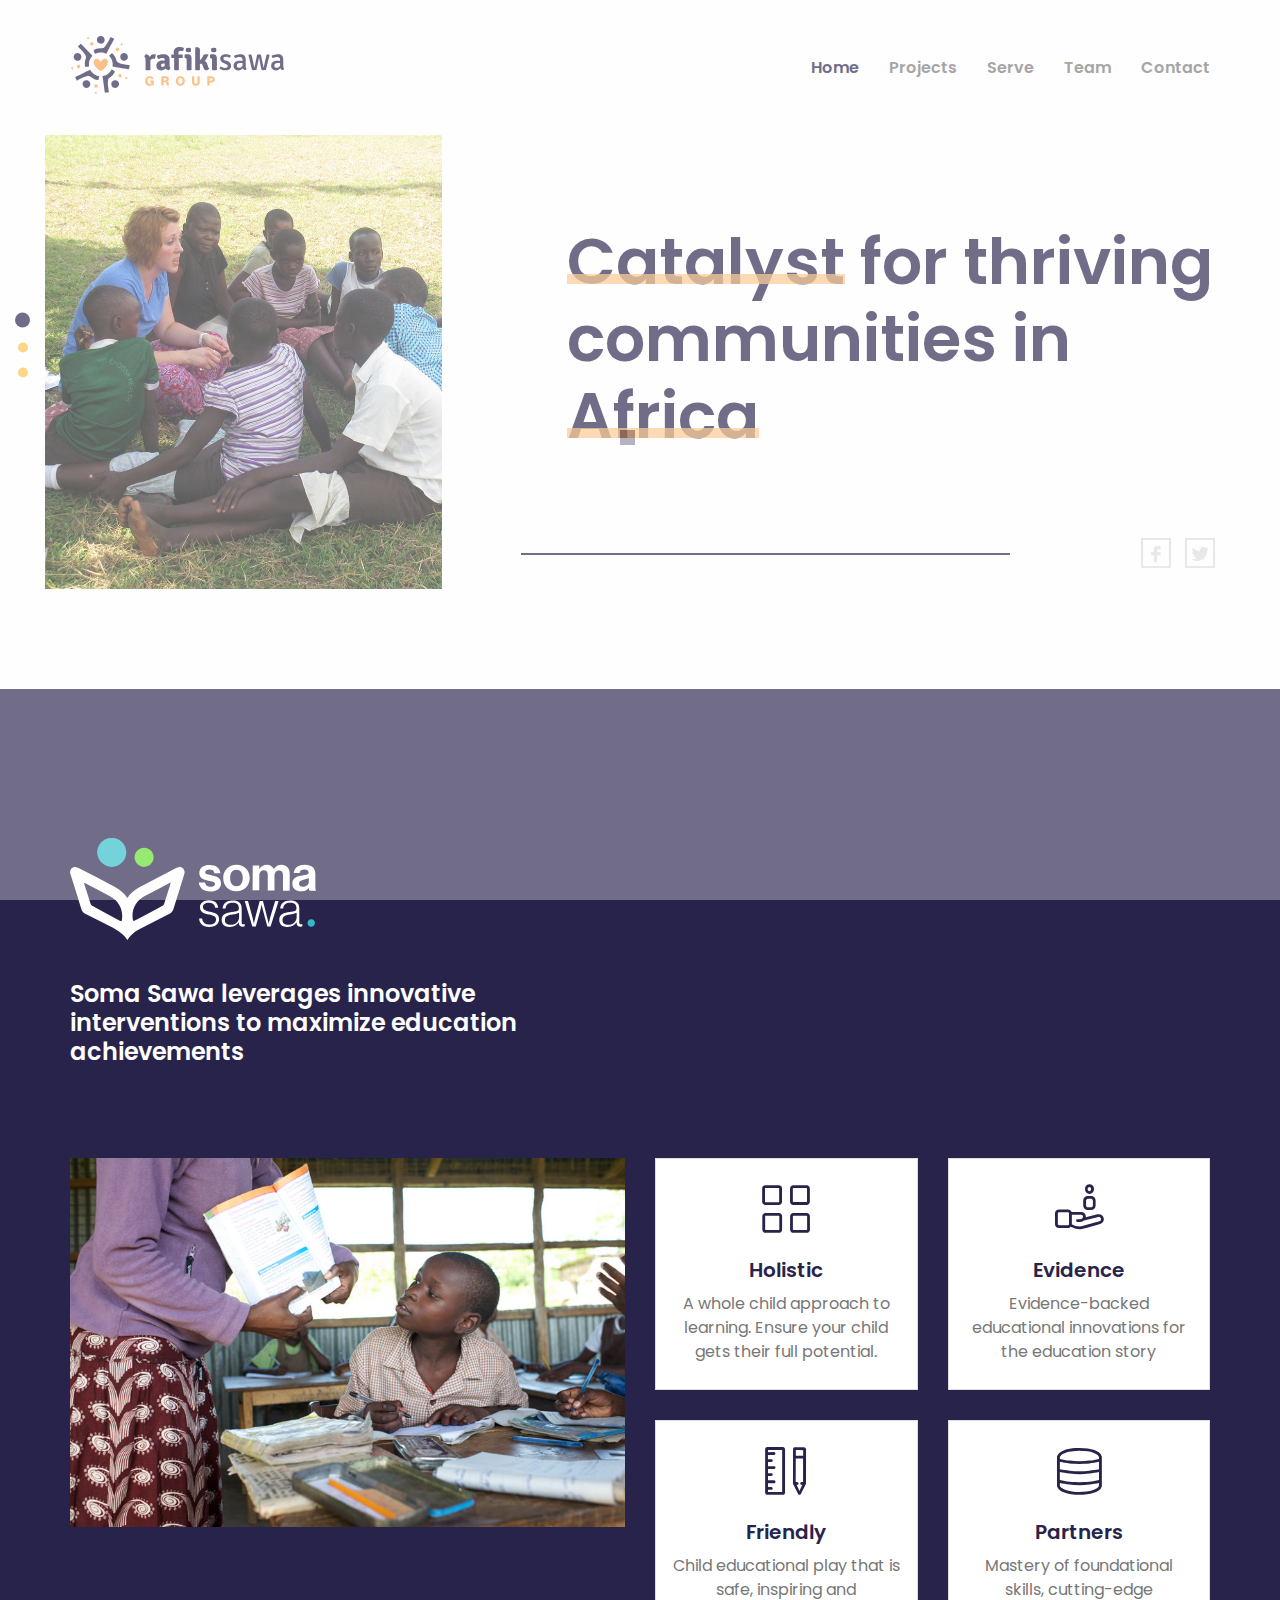
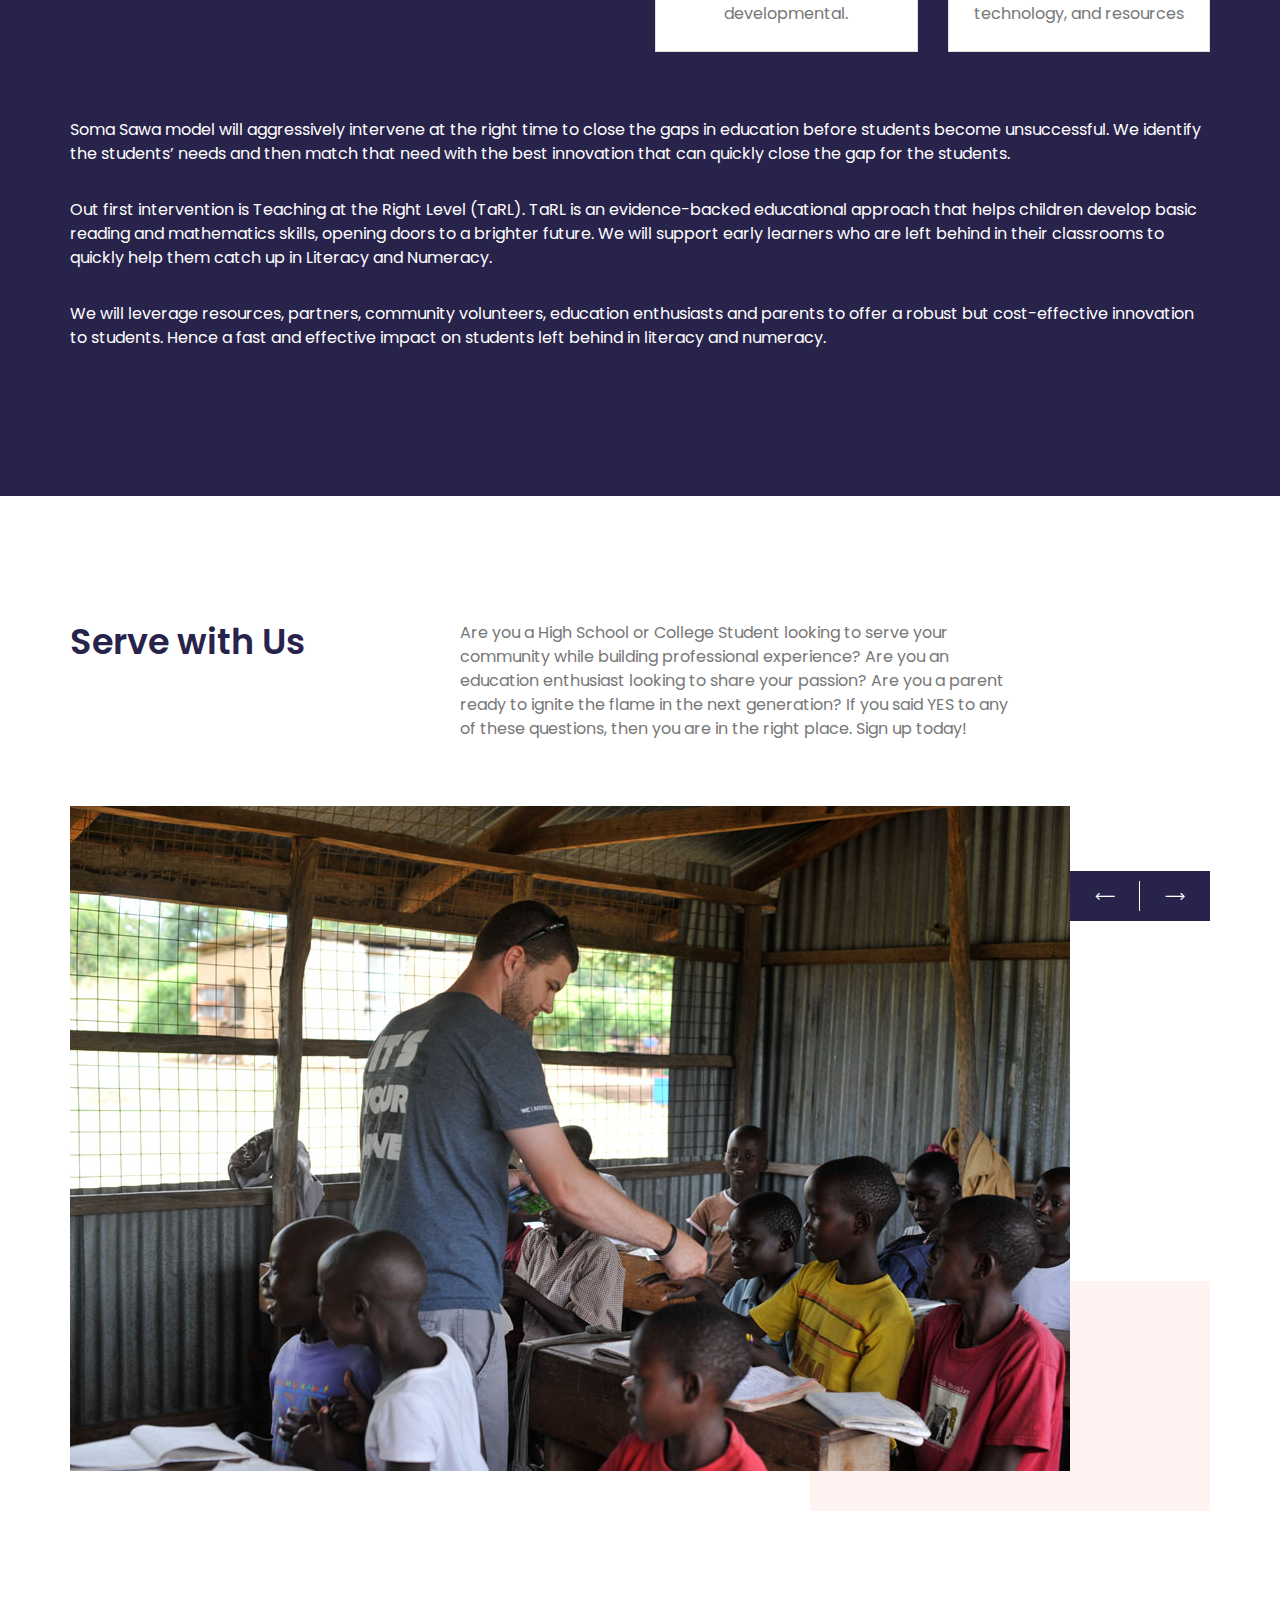
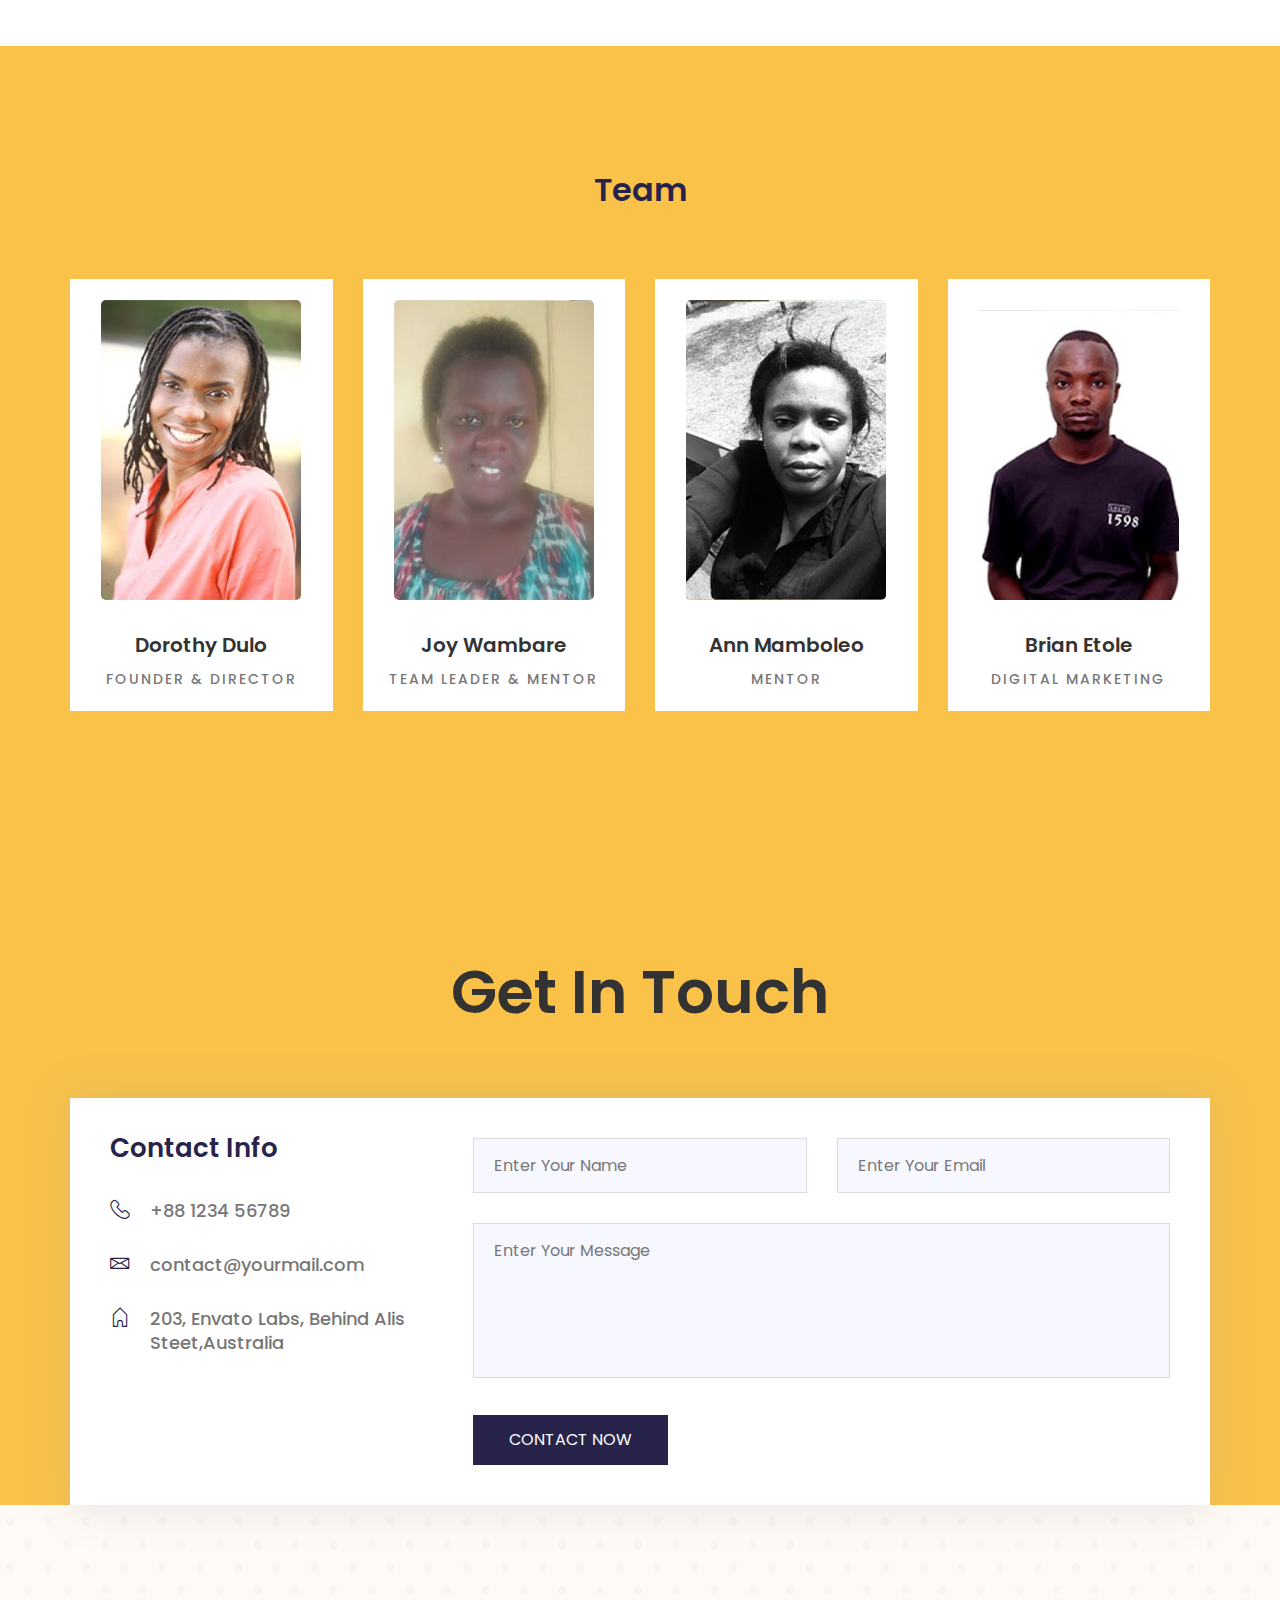
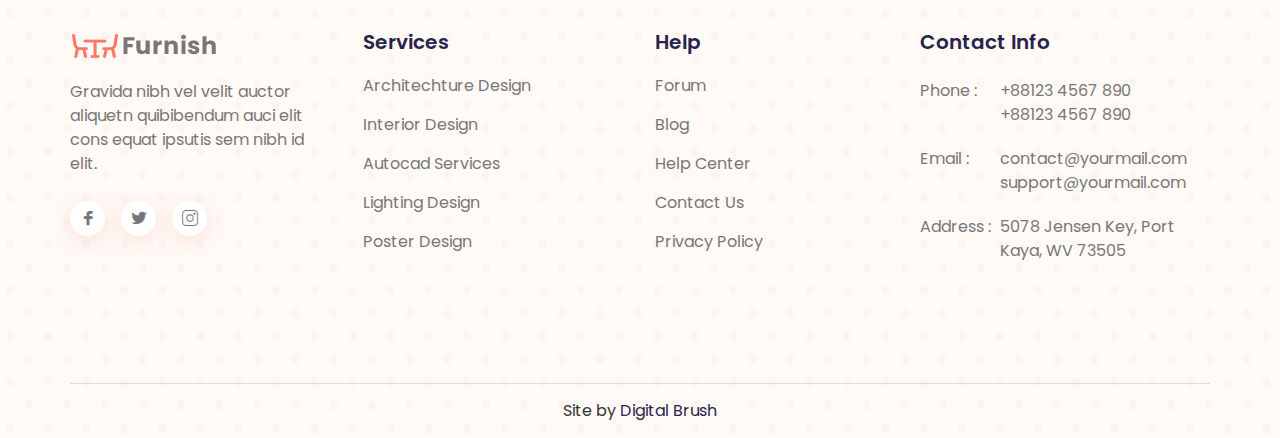
<file: index.html>
<!doctype html>
<html lang="en">

<head>
   
    <!--====== Required meta tags ======-->
    <meta charset="utf-8">
    <meta http-equiv="x-ua-compatible" content="ie=edge">
    <meta name="description" content="">
    <meta name="viewport" content="width=device-width, initial-scale=1, shrink-to-fit=no">
    
    <!--====== Title ======-->
    <title>Rafiki Sawa Group - Catalyst for thriving communities</title>
    
    <!--====== Favicon Icon ======-->
    <link rel="shortcut icon" href="assets/images/favicon.png" type="image/png">

    <!--====== Bootstrap css ======-->
    <link rel="stylesheet" href="assets/css/bootstrap.min.css">
    
    <!--====== Animate css ======-->
    <link rel="stylesheet" href="assets/css/animate.css">
    
    <!--====== Magnific Popup css ======-->
    <link rel="stylesheet" href="assets/css/magnific-popup.css">
    
    <!--====== Slick css ======-->
    <link rel="stylesheet" href="assets/css/slick.css">
    
    <!--====== Line Icons css ======-->
    <link rel="stylesheet" href="assets/css/LineIcons.css">
    
    <!--====== Default css ======-->
    <link rel="stylesheet" href="assets/css/default.css">
    
    <!--====== Style css ======-->
    <link rel="stylesheet" href="assets/css/style.css">
    
    <!--====== Responsive css ======-->
    <link rel="stylesheet" href="assets/css/responsive.css">
  
  
</head>

<body>
   
    <!--====== PRELOADER PART START ======-->
    
    <div class="preloader">
        <div class="spin">
            <div class="cube1"></div>
            <div class="cube2"></div>
        </div>
    </div>
    
    <!--====== PRELOADER PART START ======-->
    
    <!--====== HEADER PART START ======-->
    
    <header class="header-area">
        <div class="container">
            <div class="row">
                <div class="col-lg-12">
                    <nav class="navbar navbar-expand-lg">
                        <a class="navbar-brand" href="index.html">
                            <img src="assets/images/rsg-logo-new.svg" alt="Logo" height="60px">
                        </a> <!-- Logo -->
                        <button class="navbar-toggler" type="button" data-toggle="collapse" data-target="#navbarSupportedContent" aria-controls="navbarSupportedContent" aria-expanded="false" aria-label="Toggle navigation">
                            <span class="bar-icon"></span>
                            <span class="bar-icon"></span>
                            <span class="bar-icon"></span>
                        </button>

                        <div class="collapse navbar-collapse" id="navbarSupportedContent">
                            <ul id="nav" class="navbar-nav ml-auto">
                                <li class="nav-item active">
                                    <a data-scroll-nav="0" href="#home">Home</a>
                                </li>
                                <li class="nav-item">
                                    <a data-scroll-nav="0" href="#projects">Projects</a>
                                </li>
                                <li class="nav-item">
                                    <a data-scroll-nav="0" href="#serve">Serve</a>
                                </li>
                                <li class="nav-item">
                                    <a data-scroll-nav="0" href="#team">Team</a>
                                </li>
                                <li class="nav-item">
                                    <a data-scroll-nav="0" href="#contact">Contact</a>
                                </li>
                            </ul> <!-- navbar nav -->
                        </div>
                    </nav> <!-- navbar -->
                </div>
            </div> <!-- row -->
        </div> <!-- container -->
    </header>
    
    <!--====== HEADER PART ENDS ======-->
   
    <!--====== SLIDER PART START ======-->
    
    <section id="home" class="slider-area pt-100 pb-100">
        <div class="container-fluid position-relative">
            <div class="slider-active">
                <div class="single-slider">
                    <div class="slider-bg">
                        <div class="row no-gutters align-items-center ">
                            <div class="col-lg-4 col-md-5">
                                <div class="slider-product-image d-none d-md-block">
                                    <img src="assets/images/slider/slider3.jpg" alt="Slider">
                                </div> <!-- slider product image -->
                            </div>
                            <div class="col-lg-8 col-md-7">
                                <div class="slider-product-content">
                                    <h1 class="slider-title mb-10" data-animation="fadeInUp" data-delay="0.3s"><span>Catalyst</span> for thriving communities in <span>Africa</span></h1>
                                </div> <!-- slider product content -->
                            </div>
                        </div> <!-- row -->
                    </div> <!-- container -->
                </div> <!-- single slider -->

                <div class="single-slider">
                        <div class="slider-bg">
                            <div class="row no-gutters align-items-center">
                                <div class="col-lg-4 col-md-5">
                                    <div class="slider-product-image d-none d-md-block">
                                        <img src="assets/images/slider/slider2.jpg" alt="Slider">
                                    </div> <!-- slider product image -->
                                </div>
                                <div class="col-lg-8 col-md-7">
                                    <div class="slider-product-content">
                                        <h1 class="slider-title mb-10" data-animation="fadeInUp" data-delay="0.3s"><span>Leveraging</span> innovation for sustainable <span>solutions</span></h1>
                                    </div> <!-- slider product content -->
                                </div>
                            </div> <!-- row -->
                        </div> <!-- container -->
                </div> <!-- single slider -->

                <div class="single-slider">
                        <div class="slider-bg">
                            <div class="row no-gutters align-items-center">
                                <div class="col-lg-4 col-md-5">
                                    <div class="slider-product-image d-none d-md-block">
                                        <img src="assets/images/slider/slider1.jpg" alt="Slider">
                                    </div> <!-- slider product image -->
                                </div>
                                <div class="col-lg-8 col-md-7">
                                    <div class="slider-product-content">
                                        <h1 class="slider-title mb-10" data-animation="fadeInUp" data-delay="0.3s">Holistic <span>education</span>, safe water, health, girls and <span>economic</span> development</h1>
                                    </div> <!-- slider product content -->
                                </div>
                            </div> <!-- row -->
                        </div> <!-- container -->
                </div> <!-- single slider -->
            </div> <!-- slider active -->
            <div class="slider-social">
                <div class="row justify-content-end">
                    <div class="col-lg-7 col-md-6">
                        <ul class="social text-right">
                            <li><a href="#"><i class="lni-facebook-filled"></i></a></li>
                            <li><a href="#"><i class="lni-twitter-original"></i></a></li>
                        </ul>
                    </div>
                </div>
            </div>
        </div> <!-- container fluid -->
    </section>
    
    <!--====== SLIDER PART ENDS ======-->


    <!--====== SERVICES PART START ======-->
    
    <section id="projects" class="services-area pt-125 pb-130">
        <div class="container">
            <div class="row">
                <div class="col-lg-6">
                    <div class="section-title pb-30">
                        <img class="py-4" src="assets/images/logo-soma-sawa-light.svg" alt="Soma Sawa Logo" height="150px">
                        <h4 class="text-white py-3">Soma Sawa leverages innovative interventions to maximize education achievements</h4>
                    </div> <!-- section title -->
                </div>
            </div>
            <div class="row">
                <div class="col-lg-6">
                    <div class="services-left mt-45">
                        <div class="services">
                            <img src="assets/images/soma-sawa-image1.jpg" alt="">
                        </div> <!-- services btn -->
                    </div> <!-- services left -->
                </div>
                <div class="col-lg-6">
                    
                    <div class="services-right mt-45">
                        <div class="row justify-content-center">
                            <div class="col-md-6 col-sm-8">
                                <div class="single-services text-center">
                                    <div class="services-icon">
                                        <i class="lni-grid-alt"></i>
                                    </div>
                                    <div class="services-content mt-20">
                                        <h5 class="title mb-10">Holistic</h5>
                                        <p>A whole child approach to learning. Ensure your child gets their full potential.</p>
                                    </div>
                                </div> <!-- single services -->
                                
                                <div class="single-services text-center mt-30">
                                    <div class="services-icon">
                                        <i class="lni-ruler-pencil"></i>
                                    </div>
                                    <div class="services-content mt-20">
                                        <h5 class="title mb-10">Friendly</h5>
                                        <p>Child educational play that is safe, inspiring and developmental.</p>
                                    </div>
                                </div> <!-- single services -->
                            </div>
                            <div class="col-md-6 col-sm-8">
                                <div class="single-services text-center">
                                    <div class="services-icon">
                                        <i class="lni-customer"></i>
                                    </div>
                                    <div class="services-content mt-20">
                                        <h5 class="title mb-10">Evidence</h5>
                                        <p>Evidence-backed educational innovations for the education story</p>
                                    </div>
                                </div> <!-- single services -->
                                
                                <div class="single-services text-center mt-30">
                                    <div class="services-icon">
                                        <i class="lni-database"></i>
                                    </div>
                                    <div class="services-content mt-20">
                                        <h5 class="title mb-10">Partners</h5>
                                        <p>Mastery of foundational skills, cutting-edge technology, and resources</p>
                                    </div>
                                </div> <!-- single services -->
                            </div>
                            
                        </div> <!-- row -->
                    </div> <!-- services right -->
                </div>
                <div class="col-lg-12 pt-50">
                    <p class="text-white py-3">Soma Sawa model will aggressively intervene at the right time to close the gaps in education before students become unsuccessful. We identify the students’ needs and then match that need with the best innovation that can quickly close the gap for the students. </p>

                    <p class="text-white py-3">Out first intervention is Teaching at the Right Level (TaRL). TaRL is an evidence-backed educational approach that helps children develop basic reading and mathematics skills, opening doors to a brighter future. We will support early learners who are left behind in their classrooms to quickly help them catch up in Literacy and Numeracy. </p>
                        
                    <p class="text-white py-3">We will leverage resources, partners, community volunteers, education enthusiasts and parents to offer a robust but cost-effective innovation to students. Hence a fast and effective impact on students left behind in literacy and numeracy.</p>
                </div>
            </div> <!-- row -->
        </div> <!-- container -->
    </section>
    
    <!--====== SERVICES PART ENDS ======-->

    <!--====== SHOWCASE PART START ======-->
    
    <section id="serve" class="showcase-area pt-100 pb-130">
        <div class="container">
            <div class="row">
                <div class="col-lg-4">
                    <div class="showcase-title pt-25">
                        <h2 class="title">Serve with Us</h2>
                    </div> <!-- showcase title -->
                </div> 
                <div class="col-lg-6">
                    <div class="showcase-title pt-25">
                        <p>Are you a High School or College Student looking to serve your community while building professional experience? Are you an education enthusiast looking to share your passion? Are you a parent ready to ignite the flame in the next generation? If you said YES to any of these questions, then you are in the right place. Sign up today! </p>
                    </div> <!-- showcase title -->
                </div>
            </div> <!-- row -->
            <div class="row">
                <div class="col-lg-12">
                    <div class="showcase-active mt-65">
                        <div class="single-showcase">
                            <img src="assets/images/serve1.jpg" alt="Testimonial">
                        </div> <!-- single showcase -->
                        <div class="single-showcase">
                            <img src="assets/images/serve2.jpg" alt="Testimonial">
                        </div> <!-- single showcase -->
                    </div> <!-- showcase active -->
                </div>
            </div> <!-- row -->
        </div> <!-- container -->
    </section>
    
    <!--====== SHOWCASE PART ENDS ======-->

    <!--====== TEAM PART START ======-->
    
    <section id="team" class="team-area pt-125 pb-130">
        <div class="container">
            <div class="row justify-content-center">
                <div class="col-lg-6">
                    <div class="section-title text-center pb-25">
                        <h3 class="title mb-15">Team</h3>
                    </div> <!-- section title -->
                </div>
            </div> <!-- row -->
            <div class="row justify-content-center">
                <div class="col-lg-3 col-md-6 col-sm-8">
                    <div class="single-temp text-center mt-30">
                        <div class="team-image">
                            <img class="img-fluid" src="assets/images/team/team-dorothy.jpg"
                             alt="Team">
                        </div>
                        <div class="team-content mt-30">
                            <h4 class="title mb-10"><a href="#">Dorothy Dulo</a></h4>
                            <span>Founder & Director</span>

                        </div>
                    </div> <!-- single temp -->
                </div>
                <div class="col-lg-3 col-md-6 col-sm-8">
                    <div class="single-temp text-center mt-30">
                        <div class="team-image">
                            <img src="assets/images/team/team-joy.jpg"
                             alt="Team">
                        </div>
                        <div class="team-content mt-30">
                            <h4 class="title mb-10"><a href="#">Joy Wambare</a></h4>
                            <span>Team Leader & Mentor </span>

                        </div>
                    </div> <!-- single temp -->
                </div>
                <div class="col-lg-3 col-md-6 col-sm-8">
                    <div class="single-temp text-center mt-30">
                        <div class="team-image">
                            <img src="assets/images/team/team-ann.jpg"
                             alt="Team">
                        </div>
                        <div class="team-content mt-30">
                            <h4 class="title mb-10"><a href="#">Ann Mamboleo</a></h4>
                            <span>Mentor</span>

                        </div>
                    </div> <!-- single temp -->
                </div>
                <div class="col-lg-3 col-md-6 col-sm-8">
                    <div class="single-temp text-center mt-30">
                        <div class="team-image">
                            <img src="assets/images/team/team-brian.jpg"
                             alt="Team">
                        </div>
                        <div class="team-content mt-30">
                            <h4 class="title mb-10"><a href="#">Brian Etole</a></h4>
                            <span>Digital Marketing</span>

                        </div>
                    </div> <!-- single temp -->
                </div>
            </div> <!-- row -->
        </div> <!-- container -->
    </section>
    
    <!--====== TEAM PART ENDS ======-->



    <!--====== CONTACT PART START ======-->
    
    <section id="contact" class="contact-area pt-115">
        <div class="container">
            <div class="row justify-content-center">
                <div class="col-lg-6">
                    <div class="contact-title text-center">
                        <h2 class="title">Get In Touch</h2>
                    </div> <!-- contact title -->
                </div>
            </div> <!-- row -->
            <div class="contact-box mt-70">
                <div class="row">
                    <div class="col-lg-4">
                        <div class="contact-info pt-25">
                            <h4 class="info-title">Contact Info</h4>
                            <ul>
                                <li>
                                    <div class="single-info mt-30">
                                        <div class="info-icon">
                                            <i class="lni-phone-handset"></i>
                                        </div>
                                        <div class="info-content">
                                            <p>+88 1234 56789</p>
                                        </div>
                                    </div> <!-- single info -->
                                </li>
                                <li>
                                    <div class="single-info mt-30">
                                        <div class="info-icon">
                                            <i class="lni-envelope"></i>
                                        </div>
                                        <div class="info-content">
                                            <p>contact@yourmail.com</p>
                                        </div>
                                    </div> <!-- single info -->
                                </li>
                                <li>
                                    <div class="single-info mt-30">
                                        <div class="info-icon">
                                            <i class="lni-home"></i>
                                        </div>
                                        <div class="info-content">
                                            <p>203, Envato Labs, Behind Alis Steet,Australia</p>
                                        </div>
                                    </div> <!-- single info -->
                                </li>
                            </ul>
                        </div> <!-- contact info -->
                    </div> 
                    <div class="col-lg-8">
                        <div class="contact-form">
                            <form id="contact-form" action="assets/contact.php" method="post" data-toggle="validator">
                                <div class="row">
                                    <div class="col-lg-6">
                                        <div class="single-form form-group">
                                            <input type="text" name="name" placeholder="Enter Your Name" data-error="Name is required." required="required">
                                            <div class="help-block with-errors"></div>
                                        </div> <!-- single form -->
                                    </div>
                                    <div class="col-lg-6">
                                        <div class="single-form form-group">
                                            <input type="email" name="email" placeholder="Enter Your Email"  data-error="Valid email is required." required="required">
                                            <div class="help-block with-errors"></div>
                                        </div> <!-- single form -->
                                    </div>
                                    <div class="col-lg-12">
                                        <div class="single-form form-group">
                                            <textarea name="message" placeholder="Enter Your Message" data-error="Please,leave us a message." required="required"></textarea>
                                            <div class="help-block with-errors"></div>
                                        </div> <!-- single form -->
                                    </div>
                                    <p class="form-message"></p>
                                    <div class="col-lg-12">
                                        <div class="single-form form-group">
                                            <button class="main-btn" type="submit">CONTACT NOW</button>
                                        </div> <!-- single form -->
                                    </div>
                                </div> <!-- row -->
                            </form>
                        </div> <!-- row -->
                    </div> 
                </div> <!-- row -->
            </div> <!-- contact box -->
        </div> <!-- container -->
    </section>
    
    <!--====== CONTACT PART ENDS ======-->

        <!--====== FOOTER PART START ======-->
    
        <section id="footer" class="footer-area">
            <div class="container">
                <div class="footer-widget pt-75 pb-120">
                    <div class="row">
                        <div class="col-lg-3 col-md-5 col-sm-7">
                            <div class="footer-logo mt-40">
                                <a href="#">
                                    <img src="assets/images/logo.png" alt="Logo">
                                </a>
                                <p class="mt-10">Gravida nibh vel velit auctor aliquetn quibibendum auci elit cons equat ipsutis sem nibh id elit.</p>
                                <ul class="footer-social mt-25">
                                    <li><a href="#"><i class="lni-facebook-filled"></i></a></li>
                                    <li><a href="#"><i class="lni-twitter-original"></i></a></li>
                                    <li><a href="#"><i class="lni-instagram"></i></a></li>
                                </ul>
                            </div> <!-- footer logo -->
                        </div>
                        <div class="col-lg-3 col-md-4 col-sm-5">
                            <div class="footer-link mt-50">
                                <h5 class="f-title">Services</h5>
                                <ul>
                                    <li><a href="#">Architechture Design</a></li>
                                    <li><a href="#">Interior Design</a></li>
                                    <li><a href="#">Autocad Services</a></li>
                                    <li><a href="#">Lighting Design</a></li>
                                    <li><a href="#">Poster Design</a></li>
                                </ul>
                            </div> <!-- footer link -->
                        </div>
                        <div class="col-lg-2 col-md-3 col-sm-5">
                            <div class="footer-link mt-50">
                                <h5 class="f-title">Help</h5>
                                <ul>
                                    <li><a href="#">Forum</a></li>
                                    <li><a href="#">Blog</a></li>
                                    <li><a href="#">Help Center</a></li>
                                    <li><a href="#">Contact Us</a></li>
                                    <li><a href="#">Privacy Policy</a></li>
                                </ul>
                            </div> <!-- footer link -->
                        </div>
                        <div class="col-lg-4 col-md-5 col-sm-7">
                            <div class="footer-info mt-50">
                                <h5 class="f-title">Contact Info</h5>
                                <ul>
                                    <li>
                                        <div class="single-footer-info mt-20">
                                            <span>Phone :</span>
                                            <div class="footer-info-content">
                                                <p>+88123 4567 890</p>
                                                <p>+88123 4567 890</p>
                                            </div>
                                        </div> <!-- single footer info -->
                                    </li>
                                    <li>
                                        <div class="single-footer-info mt-20">
                                            <span>Email :</span>
                                            <div class="footer-info-content">
                                                <p>contact@yourmail.com</p>
                                                <p>support@yourmail.com</p>
                                            </div>
                                        </div> <!-- single footer info -->
                                    </li>
                                    <li>
                                        <div class="single-footer-info mt-20">
                                            <span>Address :</span>
                                            <div class="footer-info-content">
                                                <p>5078 Jensen Key, Port Kaya, WV 73505</p>
                                            </div>
                                        </div> <!-- single footer info -->
                                    </li>
                                </ul>
                            </div> <!-- footer link -->
                        </div>
                    </div> <!-- row -->
                </div> <!-- footer widget -->
                <div class="footer-copyright pt-15 pb-15">
                    <div class="row">
                        <div class="col-lg-12">
                            <div class="copyright text-center">
                                <p>Site by <a href="http://digitalbrush.design" target="_blank" rel="nofollow">Digital Brush</a></p>
                            </div> <!-- copyright -->
                        </div>
                    </div> <!-- row -->
                </div> <!--  footer copyright -->
            </div> <!-- container -->
        </section>
        
        <!--====== FOOTER PART ENDS ======-->
    
    <!--====== BACK TO TOP PART START ======-->
    
    <a href="#" class="back-to-top"><i class="lni-chevron-up"></i></a>
    
    <!--====== BACK TO TOP PART ENDS ======-->
    
    
    
    
    
    
    
    
    
    
    <!--====== jquery js ======-->
    <script src="assets/js/vendor/modernizr-3.6.0.min.js"></script>
    <script src="assets/js/vendor/jquery-1.12.4.min.js"></script>

    <!--====== Bootstrap js ======-->
    <script src="assets/js/bootstrap.min.js"></script>
    
    
    <!--====== Slick js ======-->
    <script src="assets/js/slick.min.js"></script>
    
    <!--====== Magnific Popup js ======-->
    <script src="assets/js/jquery.magnific-popup.min.js"></script>

    
    <!--====== nav js ======-->
    <script src="assets/js/jquery.nav.js"></script>
    
    <!--====== Nice Number js ======-->
    <script src="assets/js/jquery.nice-number.min.js"></script>
    
    <!--====== Main js ======-->
    <script src="assets/js/main.js"></script>

</body>

</html>
</file>
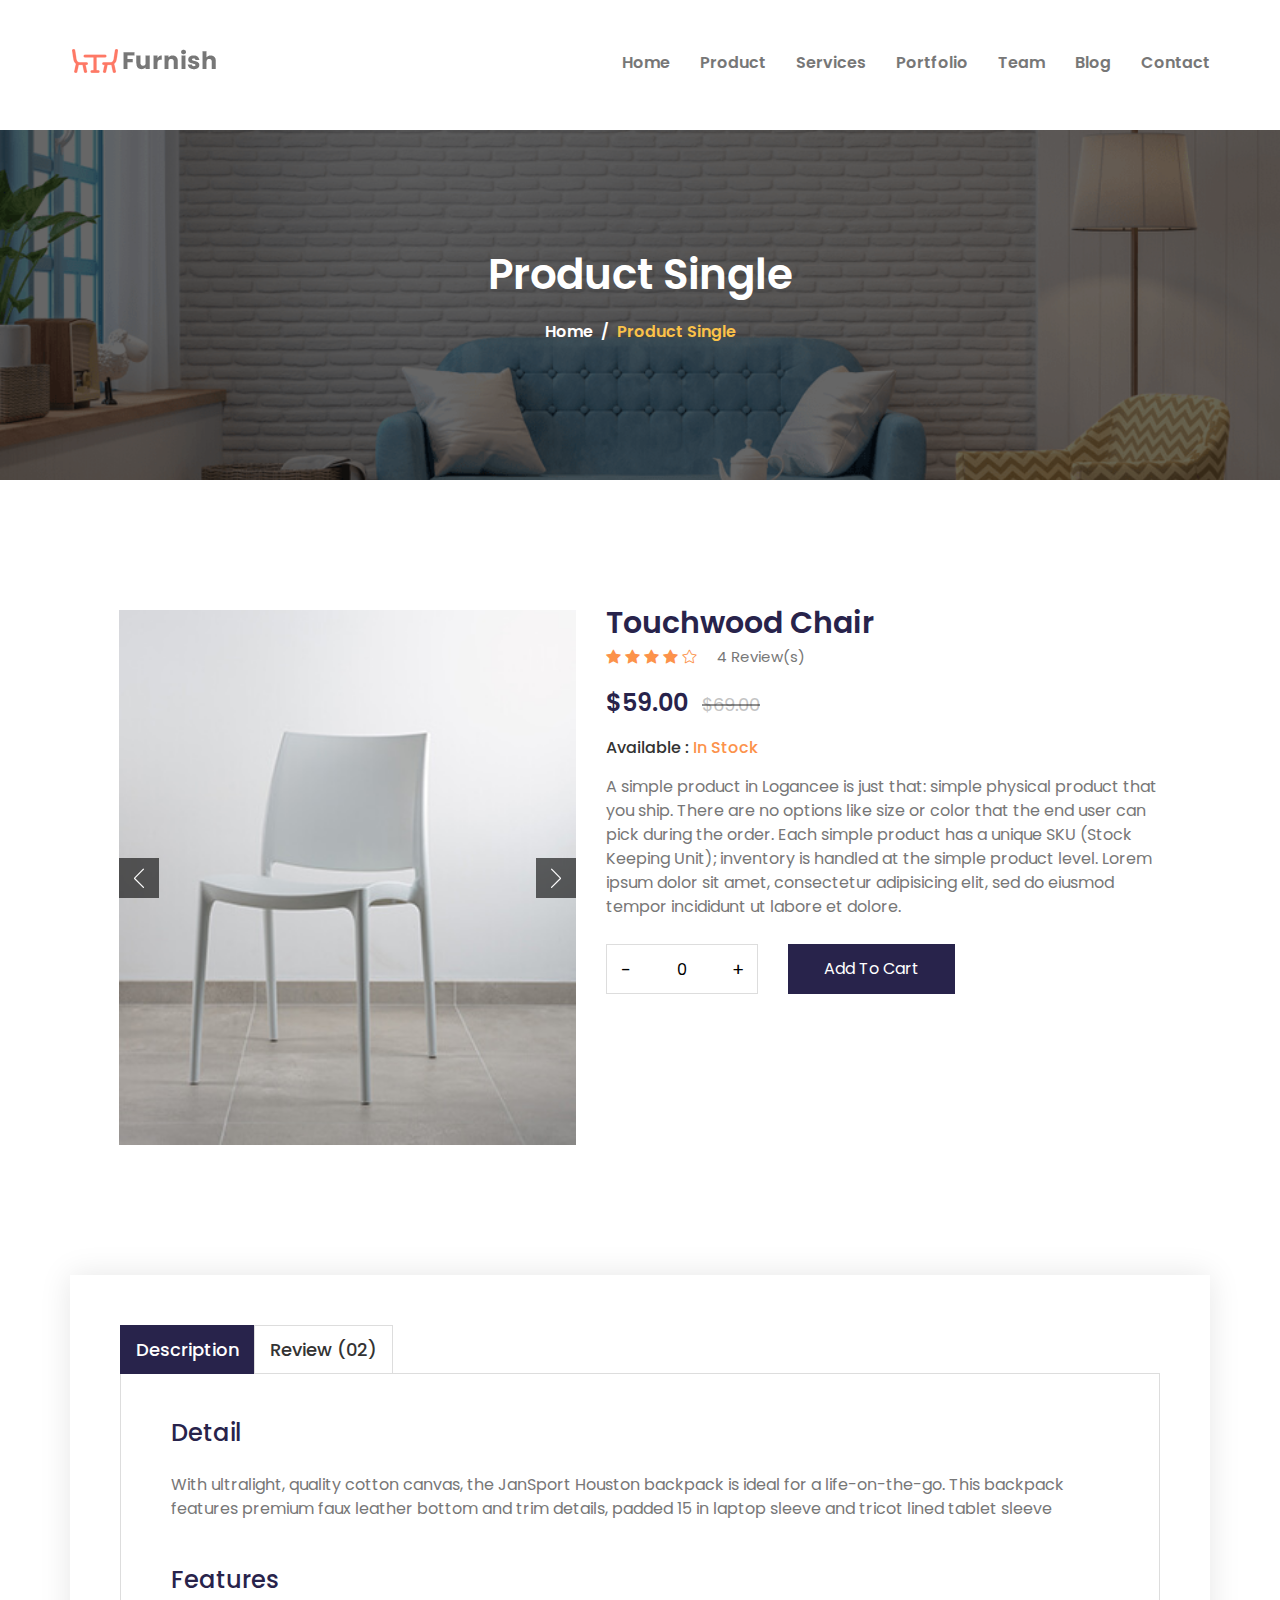
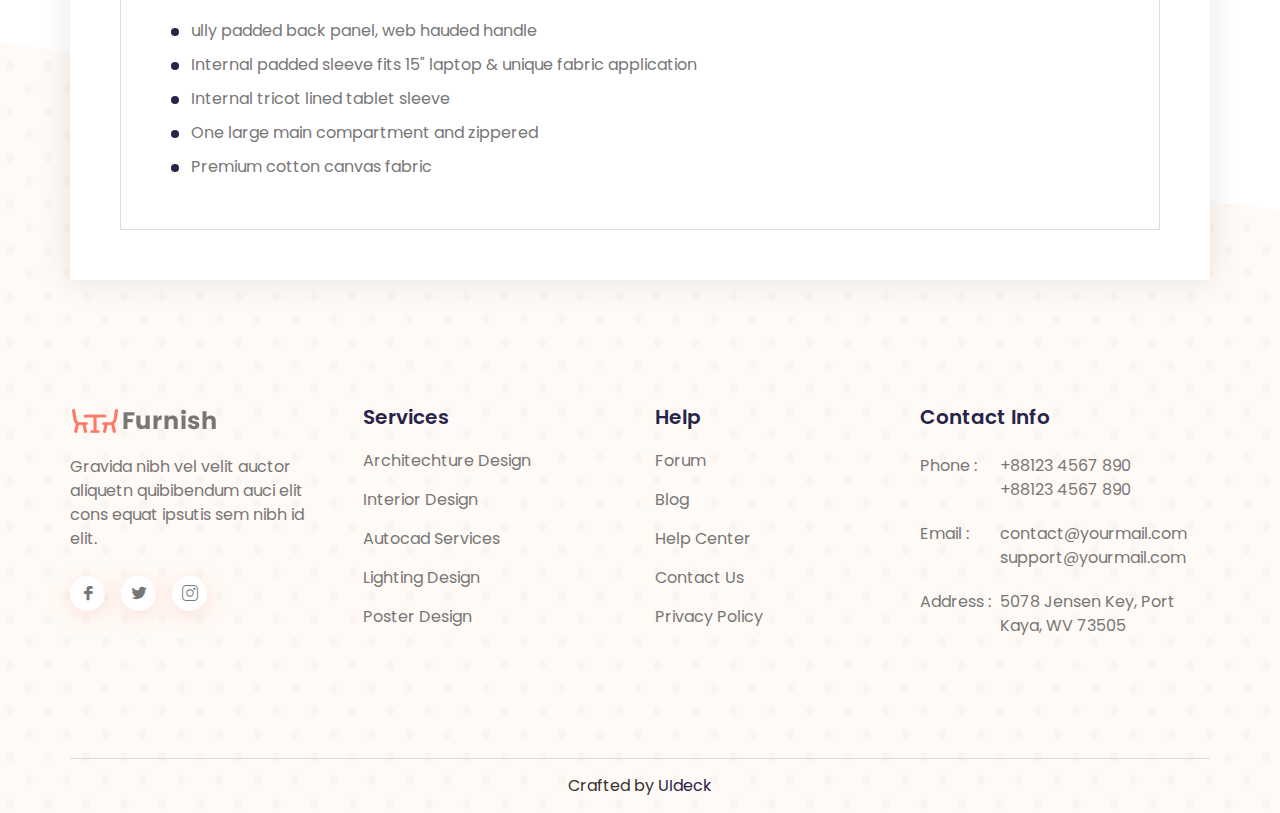
<file: product-single.html>
<!doctype html>
<html lang="en">

<head>
   
    <!--====== Required meta tags ======-->
    <meta charset="utf-8">
    <meta http-equiv="x-ua-compatible" content="ie=edge">
    <meta name="description" content="">
    <meta name="viewport" content="width=device-width, initial-scale=1, shrink-to-fit=no">
    
    <!--====== Title ======-->
    <title>Furnish - Furniture and Decor Website Template</title>
    
    <!--====== Favicon Icon ======-->
    <link rel="shortcut icon" href="assets/images/favicon.png" type="image/png">

    <!--====== Bootstrap css ======-->
    <link rel="stylesheet" href="assets/css/bootstrap.min.css">
    
    <!--====== Animate css ======-->
    <link rel="stylesheet" href="assets/css/animate.css">
    
    <!--====== Magnific Popup css ======-->
    <link rel="stylesheet" href="assets/css/magnific-popup.css">
    
    <!--====== Slick css ======-->
    <link rel="stylesheet" href="assets/css/slick.css">
    
    <!--====== Nice Number css ======-->
    <link rel="stylesheet" href="assets/css/jquery.nice-number.min.css">
    
    <!--====== Line Icons css ======-->
    <link rel="stylesheet" href="assets/css/LineIcons.css">
    
    <!--====== Default css ======-->
    <link rel="stylesheet" href="assets/css/default.css">
    
    <!--====== Style css ======-->
    <link rel="stylesheet" href="assets/css/style.css">
    
    <!--====== Responsive css ======-->
    <link rel="stylesheet" href="assets/css/responsive.css">
  
  
</head>

<body>
   
    <!--====== PRELOADER PART START ======-->
    
<!--
    <div class="preloader">
        <div class="spin">
            <div class="cube1"></div>
            <div class="cube2"></div>
        </div>
    </div>
-->
    
    <!--====== PRELOADER PART START ======-->
    
    <!--====== HEADER PART START ======-->
    
    <header class="header-area">
        <div class="container">
            <div class="row">
                <div class="col-lg-12">
                    <nav class="navbar navbar-expand-lg">
                        <a class="navbar-brand" href="index.html">
                            <img src="assets/images/logo.png" alt="Logo">
                        </a> <!-- Logo -->
                        <button class="navbar-toggler" type="button" data-toggle="collapse" data-target="#navbarSupportedContent" aria-controls="navbarSupportedContent" aria-expanded="false" aria-label="Toggle navigation">
                            <span class="bar-icon"></span>
                            <span class="bar-icon"></span>
                            <span class="bar-icon"></span>
                        </button>

                        <div class="collapse navbar-collapse" id="navbarSupportedContent">
                            <ul id="nav" class="navbar-nav ml-auto">
                                <li class="nav-item">
                                    <a data-scroll-nav="0" href="index.html">Home</a>
                                </li>
                                <li class="nav-item">
                                    <a data-scroll-nav="0" href="index.html#product">Product</a>
                                </li>
                                <li class="nav-item">
                                    <a data-scroll-nav="0" href="index.html#service">Services</a>
                                </li>
                                <li class="nav-item">
                                    <a data-scroll-nav="0" href="index.html#showcase">Portfolio</a>
                                </li>
                                <li class="nav-item">
                                    <a data-scroll-nav="0" href="index.html#team">Team</a>
                                </li>
                                <li class="nav-item">
                                    <a data-scroll-nav="0" href="index.html#blog">Blog</a>
                                </li>
                                <li class="nav-item">
                                    <a data-scroll-nav="0" href="index.html#contact">Contact</a>
                                </li>
                            </ul> <!-- navbar nav -->
                        </div>
                    </nav> <!-- navbar -->
                </div>
            </div> <!-- row -->
        </div> <!-- container -->
    </header>
    
    <!--====== HEADER PART ENDS ======-->
   
    <!--====== PAGE BANNER PART START ======-->
    
    <section class="page-banner-area mt-130 bg_cover pt-120 pb-120" style="background-image: url(assets/images/page-banner.png)" data-overlay="6">
        <div class="container">
            <div class="row">
                <div class="col-lg-12">
                    <div class="page-banner text-center">
                        <h2 class="page-title">Product Single</h2>
                        <nav>
                            <ol class="breadcrumb mt-20 justify-content-center">
                                <li class="breadcrumb-item"><a href="#">Home</a></li>
                                <li class="breadcrumb-item active">Product Single</li>
                            </ol>
                        </nav>
                    </div> <!-- page banner -->
                </div>
            </div> <!-- row -->
        </div> <!-- container -->
    </section>
    
    <!--====== PAGE BANNER PART ENDS ======-->
   
    <!--====== PRODUCT SINGLE PART START ======-->
    
    <section class="product-single-page pt-80">
        <div class="container">
            <div class="row justify-content-center">
                <div class="col-lg-5 col-md-8">
                    <div class="product-image mt-50">
                        <div class="single-product-image">
                            <img src="assets/images/product/p-1.jpg" alt="product">
                        </div> <!-- single product image -->
                        <div class="single-product-image">
                            <img src="assets/images/product/p-2.jpg" alt="product">
                        </div> <!-- single product image -->
                        <div class="single-product-image">
                            <img src="assets/images/product/p-3.jpg" alt="product">
                        </div> <!-- single product image -->
                    </div> <!-- product image -->
                </div>
                <div class="col-lg-6 col-md-10">
                    <div class="product-description mt-45">
                        <h4 class="description-title">Touchwood Chair</h4>
                        <div class="product-rating d-flex">
                            <ul>
                                <li><i class="lni-star-filled"></i></li>
                                <li><i class="lni-star-filled"></i></li>
                                <li><i class="lni-star-filled"></i></li>
                                <li><i class="lni-star-filled"></i></li>
                                <li><i class="lni-star"></i></li>
                            </ul>
                            <span class="review">4 Review(s)</span>
                        </div> <!-- product rating -->
                        <div class="product-price mt-15">
                            <span class="regular-price">$59.00</span>
                            <span class="discount-price">$69.00</span>
                        </div>
                        <div class="available mt-15">
                            <p>Available : <span>In Stock</span></p>
                        </div>
                        <p class="mt-15">A simple product in Logancee is just that: simple physical product that you ship. There are no options like size or color that the end user can pick during the order. Each simple product has a unique SKU (Stock Keeping Unit); inventory is handled at the simple product level. Lorem ipsum dolor sit amet, consectetur adipisicing elit, sed do eiusmod tempor incididunt ut labore et dolore.</p>
                        <div class="product-add d-flex pt-15">
                            <div class="product-add-count mt-10">
                                <input type="number" value="0">
                            </div>
                            <div class="product-add-btn mt-10">
                                <a class="main-btn" href="#">Add To Cart</a>
                            </div>
                        </div>
                    </div> <!-- product description -->
                </div>
            </div> <!-- row -->
            <div class="shop-review-area mt-130">
                <div class="row">
                    <div class="col-lg-12">
                        <div class="shop-reviews">
                            <ul class="nav" id="myTab" role="tablist">
                                <li class="nav-item">
                                    <a class="active" id="description-tab" data-toggle="tab" href="#description" role="tab" aria-controls="description" aria-selected="true">Description</a>
                                </li>
                                <li class="nav-item">
                                    <a id="review-tab" data-toggle="tab" href="#review" role="tab" aria-controls="review" aria-selected="false">Review (02)</a>
                                </li>
                            </ul>
                            <div class="tab-content" id="myTabContent">
                                <div class="tab-pane fade show active" id="description" role="tabpanel" aria-labelledby="description-tab">
                                    <div class="tab-description">
                                        <div class="description-details mt-45">
                                            <h5 class="title mb-25">Detail</h5>
                                            <p>With ultralight, quality cotton canvas, the JanSport Houston backpack is ideal for a life-on-the-go. This backpack features premium faux leather bottom and trim details, padded 15 in laptop sleeve and tricot lined tablet sleeve</p>
                                        </div>
                                        <div class="description-features mt-45">
                                            <h5 class="title mb-25">Features</h5>
                                            <ul>
                                                <li>ully padded back panel, web hauded handle</li>
                                                <li>Internal padded sleeve fits 15" laptop & unique fabric application</li>
                                                <li>Internal tricot lined tablet sleeve</li>
                                                <li>One large main compartment and zippered</li>
                                                <li>Premium cotton canvas fabric</li>
                                            </ul>
                                        </div>
                                    </div>
                                </div>
                                <div class="tab-pane fade" id="review" role="tabpanel" aria-labelledby="review-tab">
                                    <div class="tab-review">
                                        <div class="review-item">
                                            <ul>
                                                <li>
                                                    <div class="single-review d-sm-flex">
                                                        <div class="review-thumb">
                                                            <img src="assets/images/product/review/r-1.jpg" alt="Review">
                                                        </div>
                                                        <div class="review-content media-body">
                                                            <div class="review-name">
                                                                <h5 class="name">Daniel Vandaft</h5>
                                                                <span>25 June, 2019</span>
                                                                <ul class="review-rating mt-15">
                                                                    <li><i class="lni-star-filled"></i></li>
                                                                    <li><i class="lni-star-filled"></i></li>
                                                                    <li><i class="lni-star-filled"></i></li>
                                                                    <li><i class="lni-star-filled"></i></li>
                                                                    <li><i class="lni-star-filled"></i></li>
                                                                </ul>
                                                            </div>
                                                            <p class="mt-10">There are many variations of passages of Lorem Ipsum available, but the majority have suffered alteration in some form, by injected humour, or randomised words which.</p>
                                                        </div>
                                                    </div> <!-- single review -->
                                                </li>
                                                <li>
                                                    <div class="single-review d-sm-flex">
                                                        <div class="review-thumb">
                                                            <img src="assets/images/product/review/r-2.jpg" alt="Review">
                                                        </div>
                                                        <div class="review-content media-body">
                                                            <div class="review-name">
                                                                <h5 class="name">Daniel Vandaft</h5>
                                                                <span>25 June, 2019</span>
                                                                <ul class="review-rating mt-15">
                                                                    <li><i class="lni-star-filled"></i></li>
                                                                    <li><i class="lni-star-filled"></i></li>
                                                                    <li><i class="lni-star-filled"></i></li>
                                                                    <li><i class="lni-star-filled"></i></li>
                                                                    <li><i class="lni-star-filled"></i></li>
                                                                </ul>
                                                            </div>
                                                            <p class="mt-10">There are many variations of passages of Lorem Ipsum available, but the majority have suffered alteration in some form, by injected humour, or randomised words which.</p>
                                                        </div>
                                                    </div> <!-- single review -->
                                                </li>
                                            </ul>
                                        </div> <!-- review item -->
                                        <div class="review-form pt-20">
                                            <form action="#">
                                                <div class="row">
                                                    <div class="col-md-6">
                                                        <div class="single-review-input">
                                                            <input type="text" placeholder="Name*">
                                                        </div> <!-- single review input -->
                                                    </div>
                                                    <div class="col-md-6">
                                                        <div class="single-review-input">
                                                            <input type="email" placeholder="Email*">
                                                        </div> <!-- single review input -->
                                                    </div>
                                                    <div class="col-md-12">
                                                        <div class="single-review-input d-flex">
                                                            <p>Your Rating :</p>
                                                            <div class="star-rating">
                                                                <i class="lni-star" data-rating="1"></i>
                                                                <i class="lni-star" data-rating="2"></i>
                                                                <i class="lni-star" data-rating="3"></i>
                                                                <i class="lni-star" data-rating="4"></i>
                                                                <i class="lni-star" data-rating="5"></i>
                                                            </div>
                                                        </div> <!-- single review input -->
                                                    </div>
                                                    <div class="col-md-12">
                                                        <div class="single-review-input">
                                                            <textarea placeholder="Your Review*"></textarea>
                                                        </div> <!-- single review input -->
                                                    </div>
                                                    <div class="col-md-12">
                                                        <div class="single-review-input">
                                                            <button type="submit" class="main-btn">Submit</button>
                                                        </div> <!-- single review input -->
                                                    </div>
                                                </div>  <!-- row -->
                                            </form>
                                        </div> <!-- review form -->
                                    </div> <!-- tab review -->
                                </div>
                            </div> <!-- tab content -->
                        </div> <!-- shop reviews -->
                    </div>
                </div> <!-- row -->
            </div> <!-- row -->
        </div> <!-- container -->
    </section>
    
    <!--====== PRODUCT SINGLE PART ENDS ======-->
   
    <!--====== FOOTER PART START ======-->
    
    <section id="footer" class="footer-area">
        <div class="container">
            <div class="footer-widget pt-75 pb-120">
                <div class="row">
                    <div class="col-lg-3 col-md-5 col-sm-7">
                        <div class="footer-logo mt-40">
                            <a href="#">
                                <img src="assets/images/logo.png" alt="Logo">
                            </a>
                            <p class="mt-10">Gravida nibh vel velit auctor aliquetn quibibendum auci elit cons equat ipsutis sem nibh id elit.</p>
                            <ul class="footer-social mt-25">
                                <li><a href="#"><i class="lni-facebook-filled"></i></a></li>
                                <li><a href="#"><i class="lni-twitter-original"></i></a></li>
                                <li><a href="#"><i class="lni-instagram"></i></a></li>
                            </ul>
                        </div> <!-- footer logo -->
                    </div>
                    <div class="col-lg-3 col-md-4 col-sm-5">
                        <div class="footer-link mt-50">
                            <h5 class="f-title">Services</h5>
                            <ul>
                                <li><a href="#">Architechture Design</a></li>
                                <li><a href="#">Interior Design</a></li>
                                <li><a href="#">Autocad Services</a></li>
                                <li><a href="#">Lighting Design</a></li>
                                <li><a href="#">Poster Design</a></li>
                            </ul>
                        </div> <!-- footer link -->
                    </div>
                    <div class="col-lg-2 col-md-3 col-sm-5">
                        <div class="footer-link mt-50">
                            <h5 class="f-title">Help</h5>
                            <ul>
                                <li><a href="#">Forum</a></li>
                                <li><a href="#">Blog</a></li>
                                <li><a href="#">Help Center</a></li>
                                <li><a href="#">Contact Us</a></li>
                                <li><a href="#">Privacy Policy</a></li>
                            </ul>
                        </div> <!-- footer link -->
                    </div>
                    <div class="col-lg-4 col-md-5 col-sm-7">
                        <div class="footer-info mt-50">
                            <h5 class="f-title">Contact Info</h5>
                            <ul>
                                <li>
                                    <div class="single-footer-info mt-20">
                                        <span>Phone :</span>
                                        <div class="footer-info-content">
                                            <p>+88123 4567 890</p>
                                            <p>+88123 4567 890</p>
                                        </div>
                                    </div> <!-- single footer info -->
                                </li>
                                <li>
                                    <div class="single-footer-info mt-20">
                                        <span>Email :</span>
                                        <div class="footer-info-content">
                                            <p>contact@yourmail.com</p>
                                            <p>support@yourmail.com</p>
                                        </div>
                                    </div> <!-- single footer info -->
                                </li>
                                <li>
                                    <div class="single-footer-info mt-20">
                                        <span>Address :</span>
                                        <div class="footer-info-content">
                                            <p>5078 Jensen Key, Port Kaya, WV 73505</p>
                                        </div>
                                    </div> <!-- single footer info -->
                                </li>
                            </ul>
                        </div> <!-- footer link -->
                    </div>
                </div> <!-- row -->
            </div> <!-- footer widget -->
            <div class="footer-copyright pt-15 pb-15">
                <div class="row">
                    <div class="col-lg-12">
                        <div class="copyright text-center">
                            <p>Crafted by <a href="https://uideck.com" rel="nofollow">UIdeck</a></p>
                        </div> <!-- copyright -->
                    </div>
                </div> <!-- row -->
            </div> <!--  footer copyright -->
        </div> <!-- container -->
    </section>
    
    <!--====== FOOTER PART ENDS ======-->
    
    <!--====== BACK TO TOP PART START ======-->
    
    <a href="#" class="back-to-top"><i class="lni-chevron-up"></i></a>
    
    <!--====== BACK TO TOP PART ENDS ======-->
    
    
    
    
    
    
    
    
    
    
    <!--====== jquery js ======-->
    <script src="assets/js/vendor/modernizr-3.6.0.min.js"></script>
    <script src="assets/js/vendor/jquery-1.12.4.min.js"></script>

    <!--====== Bootstrap js ======-->
    <script src="assets/js/bootstrap.min.js"></script>
    
    <!--====== Ajax Contact js ======-->
    <script src="assets/js/ajax-contact.js"></script>
    
    <!--====== Slick js ======-->
    <script src="assets/js/slick.min.js"></script>
    
    <!--====== Magnific Popup js ======-->
    <script src="assets/js/jquery.magnific-popup.min.js"></script>
    
    <!--====== Validator js ======-->
    <script src="assets/js/validator.min.js"></script>
    
    <!--====== nav js ======-->
    <script src="assets/js/jquery.nav.js"></script>
    
    <!--====== Nice Number js ======-->
    <script src="assets/js/jquery.nice-number.min.js"></script>
    
    <!--====== Main js ======-->
    <script src="assets/js/main.js"></script>

</body>

</html>
</file>
<file: assets/css/default.css>
/* Deafult Margin & Padding */
/*-- Margin Top --*/
.mt-5 {
	margin-top: 5px;
}
.mt-10 {
	margin-top: 10px;
}
.mt-15 {
	margin-top: 15px;
}
.mt-20 {
	margin-top: 20px;
}
.mt-25 {
	margin-top: 25px;
}
.mt-30 {
	margin-top: 30px;
}
.mt-35 {
	margin-top: 35px;
}
.mt-40 {
	margin-top: 40px;
}
.mt-45 {
	margin-top: 45px;
}
.mt-50 {
	margin-top: 50px;
}
.mt-55 {
	margin-top: 55px;
}
.mt-60 {
	margin-top: 60px;
}
.mt-65 {
	margin-top: 65px;
}
.mt-70 {
	margin-top: 70px;
}
.mt-75 {
	margin-top: 75px;
}
.mt-80 {
	margin-top: 80px;
}
.mt-85 {
	margin-top: 85px;
}
.mt-90 {
	margin-top: 90px;
}
.mt-95 {
	margin-top: 95px;
}
.mt-100 {
	margin-top: 100px;
}
.mt-105 {
	margin-top: 105px;
}
.mt-110 {
	margin-top: 110px;
}
.mt-115 {
	margin-top: 115px;
}
.mt-120 {
	margin-top: 120px;
}
.mt-125 {
	margin-top: 125px;
}
.mt-130 {
	margin-top: 130px;
}
.mt-135 {
	margin-top: 135px;
}
.mt-140 {
	margin-top: 140px;
}
.mt-145 {
	margin-top: 145px;
}
.mt-150 {
	margin-top: 150px;
}
.mt-155 {
	margin-top: 155px;
}
.mt-160 {
	margin-top: 160px;
}
.mt-165 {
	margin-top: 165px;
}
.mt-170 {
	margin-top: 170px;
}
.mt-175 {
	margin-top: 175px;
}
.mt-180 {
	margin-top: 180px;
}
.mt-185 {
	margin-top: 185px;
}
.mt-190 {
	margin-top: 190px;
}
.mt-195 {
	margin-top: 195px;
}
.mt-200 {
	margin-top: 200px;
}
/*-- Margin Bottom --*/

.mb-5 {
	margin-bottom: 5px;
}
.mb-10 {
	margin-bottom: 10px;
}
.mb-15 {
	margin-bottom: 15px;
}
.mb-20 {
	margin-bottom: 20px;
}
.mb-25 {
	margin-bottom: 25px;
}
.mb-30 {
	margin-bottom: 30px;
}
.mb-35 {
	margin-bottom: 35px;
}
.mb-40 {
	margin-bottom: 40px;
}
.mb-45 {
	margin-bottom: 45px;
}
.mb-50 {
	margin-bottom: 50px;
}
.mb-55 {
	margin-bottom: 55px;
}
.mb-60 {
	margin-bottom: 60px;
}
.mb-65 {
	margin-bottom: 65px;
}
.mb-70 {
	margin-bottom: 70px;
}
.mb-75 {
	margin-bottom: 75px;
}
.mb-80 {
	margin-bottom: 80px;
}
.mb-85 {
	margin-bottom: 85px;
}
.mb-90 {
	margin-bottom: 90px;
}
.mb-95 {
	margin-bottom: 95px;
}
.mb-100 {
	margin-bottom: 100px;
}
.mb-105 {
	margin-bottom: 105px;
}
.mb-110 {
	margin-bottom: 110px;
}
.mb-115 {
	margin-bottom: 115px;
}
.mb-120 {
	margin-bottom: 120px;
}
.mb-125 {
	margin-bottom: 125px;
}
.mb-130 {
	margin-bottom: 130px;
}
.mb-135 {
	margin-bottom: 135px;
}
.mb-140 {
	margin-bottom: 140px;
}
.mb-145 {
	margin-bottom: 145px;
}
.mb-150 {
	margin-bottom: 150px;
}
.mb-155 {
	margin-bottom: 155px;
}
.mb-160 {
	margin-bottom: 160px;
}
.mb-165 {
	margin-bottom: 165px;
}
.mb-170 {
	margin-bottom: 170px;
}
.mb-175 {
	margin-bottom: 175px;
}
.mb-180 {
	margin-bottom: 180px;
}
.mb-185 {
	margin-bottom: 185px;
}
.mb-190 {
	margin-bottom: 190px;
}
.mb-195 {
	margin-bottom: 195px;
}
.mb-200 {
	margin-bottom: 200px;
}
/*-- margin left --*/
.ml-5 {
	margin-left: 5px;
}
.ml-10 {
	margin-left: 10px;
}
.ml-15 {
	margin-left: 15px;
}
.ml-20 {
	margin-left: 20px;
}
.ml-25 {
	margin-left: 25px;
}
.ml-30 {
	margin-left: 30px;
}
.ml-35 {
	margin-left: 35px;
}
.ml-40 {
	margin-left: 40px;
}
.ml-45 {
	margin-left: 45px;
}
.ml-50 {
	margin-left: 50px;
}
.ml-55 {
	margin-left: 55px;
}
.ml-60 {
	margin-left: 60px;
}
.ml-65 {
	margin-left: 65px;
}
.ml-70 {
	margin-left: 70px;
}
.ml-75 {
	margin-left: 75px;
}
.ml-80 {
	margin-left: 80px;
}
.ml-85 {
	margin-left: 85px;
}
.ml-90 {
	margin-left: 90px;
}
.ml-95 {
	margin-left: 95px;
}
.ml-100 {
	margin-left: 100px;
}
.ml-105 {
	margin-left: 105px;
}
.ml-110 {
	margin-left: 110px;
}
.ml-115 {
	margin-left: 115px;
}
.ml-120 {
	margin-left: 120px;
}
.ml-125 {
	margin-left: 125px;
}
.ml-130 {
	margin-left: 130px;
}
.ml-135 {
	margin-left: 135px;
}
.ml-140 {
	margin-left: 140px;
}
.ml-145 {
	margin-left: 145px;
}
.ml-150 {
	margin-left: 150px;
}
.ml-155 {
	margin-left: 155px;
}
.ml-160 {
	margin-left: 160px;
}
.ml-165 {
	margin-left: 165px;
}
.ml-170 {
	margin-left: 170px;
}
.ml-175 {
	margin-left: 175px;
}
.ml-180 {
	margin-left: 180px;
}
.ml-185 {
	margin-left: 185px;
}
.ml-190 {
	margin-left: 190px;
}
.ml-195 {
	margin-left: 195px;
}
.ml-200 {
	margin-left: 200px;
}
/*-- margin right --*/
.mr-5 {
	margin-right: 5px;
}
.mr-10 {
	margin-right: 10px;
}
.mr-15 {
	margin-right: 15px;
}
.mr-20 {
	margin-right: 20px;
}
.mr-25 {
	margin-right: 25px;
}
.mr-30 {
	margin-right: 30px;
}
.mr-35 {
	margin-right: 35px;
}
.mr-40 {
	margin-right: 40px;
}
.mr-45 {
	margin-right: 45px;
}
.mr-50 {
	margin-right: 50px;
}
.mr-55 {
	margin-right: 55px;
}
.mr-60 {
	margin-right: 60px;
}
.mr-65 {
	margin-right: 65px;
}
.mr-70 {
	margin-right: 70px;
}
.mr-75 {
	margin-right: 75px;
}
.mr-80 {
	margin-right: 80px;
}
.mr-85 {
	margin-right: 85px;
}
.mr-90 {
	margin-right: 90px;
}
.mr-95 {
	margin-right: 95px;
}
.mr-100 {
	margin-right: 100px;
}
.mr-105 {
	margin-right: 105px;
}
.mr-110 {
	margin-right: 110px;
}
.mr-115 {
	margin-right: 115px;
}
.mr-120 {
	margin-right: 120px;
}
.mr-125 {
	margin-right: 125px;
}
.mr-130 {
	margin-right: 130px;
}
.mr-135 {
	margin-right: 135px;
}
.mr-140 {
	margin-right: 140px;
}
.mr-145 {
	margin-right: 145px;
}
.mr-150 {
	margin-right: 150px;
}
.mr-155 {
	margin-right: 155px;
}
.mr-160 {
	margin-right: 160px;
}
.mr-165 {
	margin-right: 165px;
}
.mr-170 {
	margin-right: 170px;
}
.mr-175 {
	margin-right: 175px;
}
.mr-180 {
	margin-right: 180px;
}
.mr-185 {
	margin-right: 185px;
}
.mr-190 {
	margin-right: 190px;
}
.mr-195 {
	margin-right: 195px;
}
.mr-200 {
	margin-right: 200px;
}


/*-- Padding Top --*/

.pt-5 {
	padding-top: 5px;
}
.pt-10 {
	padding-top: 10px;
}
.pt-15 {
	padding-top: 15px;
}
.pt-20 {
	padding-top: 20px;
}
.pt-25 {
	padding-top: 25px;
}
.pt-30 {
	padding-top: 30px;
}
.pt-35 {
	padding-top: 35px;
}
.pt-40 {
	padding-top: 40px;
}
.pt-45 {
	padding-top: 45px;
}
.pt-50 {
	padding-top: 50px;
}
.pt-55 {
	padding-top: 55px;
}
.pt-60 {
	padding-top: 60px;
}
.pt-65 {
	padding-top: 65px;
}
.pt-70 {
	padding-top: 70px;
}
.pt-75 {
	padding-top: 75px;
}
.pt-80 {
	padding-top: 80px;
}
.pt-85 {
	padding-top: 85px;
}
.pt-90 {
	padding-top: 90px;
}
.pt-95 {
	padding-top: 95px;
}
.pt-100 {
	padding-top: 100px;
}
.pt-105 {
	padding-top: 105px;
}
.pt-110 {
	padding-top: 110px;
}
.pt-115 {
	padding-top: 115px;
}
.pt-120 {
	padding-top: 120px;
}
.pt-125 {
	padding-top: 125px;
}
.pt-130 {
	padding-top: 130px;
}
.pt-135 {
	padding-top: 135px;
}
.pt-140 {
	padding-top: 140px;
}
.pt-145 {
	padding-top: 145px;
}
.pt-150 {
	padding-top: 150px;
}
.pt-155 {
	padding-top: 155px;
}
.pt-160 {
	padding-top: 160px;
}
.pt-165 {
	padding-top: 165px;
}
.pt-170 {
	padding-top: 170px;
}
.pt-175 {
	padding-top: 175px;
}
.pt-180 {
	padding-top: 180px;
}
.pt-185 {
	padding-top: 185px;
}
.pt-190 {
	padding-top: 190px;
}
.pt-195 {
	padding-top: 195px;
}
.pt-200 {
	padding-top: 200px;
}
/*-- Padding Bottom --*/

.pb-5 {
	padding-bottom: 5px;
}
.pb-10 {
	padding-bottom: 10px;
}
.pb-15 {
	padding-bottom: 15px;
}
.pb-20 {
	padding-bottom: 20px;
}
.pb-25 {
	padding-bottom: 25px;
}
.pb-30 {
	padding-bottom: 30px;
}
.pb-35 {
	padding-bottom: 35px;
}
.pb-40 {
	padding-bottom: 40px;
}
.pb-45 {
	padding-bottom: 45px;
}
.pb-50 {
	padding-bottom: 50px;
}
.pb-55 {
	padding-bottom: 55px;
}
.pb-60 {
	padding-bottom: 60px;
}
.pb-65 {
	padding-bottom: 65px;
}
.pb-70 {
	padding-bottom: 70px;
}
.pb-75 {
	padding-bottom: 75px;
}
.pb-80 {
	padding-bottom: 80px;
}
.pb-85 {
	padding-bottom: 85px;
}
.pb-90 {
	padding-bottom: 90px;
}
.pb-95 {
	padding-bottom: 95px;
}
.pb-100 {
	padding-bottom: 100px;
}
.pb-105 {
	padding-bottom: 105px;
}
.pb-110 {
	padding-bottom: 110px;
}
.pb-115 {
	padding-bottom: 115px;
}
.pb-120 {
	padding-bottom: 120px;
}
.pb-125 {
	padding-bottom: 125px;
}
.pb-130 {
	padding-bottom: 130px;
}
.pb-135 {
	padding-bottom: 135px;
}
.pb-140 {
	padding-bottom: 140px;
}
.pb-145 {
	padding-bottom: 145px;
}
.pb-150 {
	padding-bottom: 150px;
}
.pb-155 {
	padding-bottom: 155px;
}
.pb-160 {
	padding-bottom: 160px;
}
.pb-165 {
	padding-bottom: 165px;
}
.pb-170 {
	padding-bottom: 170px;
}
.pb-175 {
	padding-bottom: 175px;
}
.pb-180 {
	padding-bottom: 180px;
}
.pb-185 {
	padding-bottom: 185px;
}
.pb-190 {
	padding-bottom: 190px;
}
.pb-195 {
	padding-bottom: 195px;
}
.pb-200 {
	padding-bottom: 200px;
}

/*-- Padding left --*/

.pl-0 {
	padding-left: 0px;
}
.pl-5 {
	padding-left: 5px;
}
.pl-10 {
	padding-left: 10px;
}
.pl-15 {
	padding-left: 15px;
}
.pl-20 {
	padding-left: 20px;
}
.pl-25 {
	padding-left: 25px;
}
.pl-30 {
	padding-left: 30px;
}
.pl-35 {
	padding-left: 35px;
}
.pl-40 {
	padding-left: 40px;
}
.pl-45 {
	padding-left: 45px;
}
.pl-50 {
	padding-left: 50px;
}
.pl-55 {
	padding-left: 55px;
}
.pl-60 {
	padding-left: 60px;
}
.pl-65 {
	padding-left: 65px;
}
.pl-70 {
	padding-left: 70px;
}
.pl-75 {
	padding-left: 75px;
}
.pl-80 {
	padding-left: 80px;
}
.pl-85 {
	padding-left: 85px;
}
.pl-90 {
	padding-left: 90px;
}
.pl-100 {
	padding-left: 100px;
}
.pl-105 {
	padding-left: 105px;
}
.pl-110 {
	padding-left: 110px;
}
.pl-115 {
	padding-left: 115px;
}
.pl-120 {
	padding-left: 120px;
}
.pl-125 {
	padding-left: 125px;
}
/*-- Padding right --*/

.pr-0 {
	padding-right: 0px;
}
.pr-5 {
	padding-right: 5px;
}
.pr-10 {
	padding-right: 10px;
}
.pr-15 {
	padding-right: 15px;
}
.pr-20 {
	padding-right: 20px;
}
.pr-25 {
	padding-right: 25px;
}
.pr-30 {
	padding-right: 30px;
}
.pr-35 {
	padding-right: 35px;
}
.pr-40 {
	padding-right: 40px;
}
.pr-45 {
	padding-right: 45px;
}
.pr-50 {
	padding-right: 50px;
}
.pr-55 {
	padding-right: 55px;
}
.pr-60 {
	padding-right: 60px;
}
.pr-65 {
	padding-right: 65px;
}
.pr-70 {
	padding-right: 70px;
}
.pr-75 {
	padding-right: 75px;
}
.pr-80 {
	padding-right: 80px;
}
.pr-85 {
	padding-right: 85px;
}
.pr-90 {
	padding-right: 90px;
}
.pr-95 {
	padding-right: 95px;
}
.pr-100 {
	padding-right: 100px;
}
.pr-105 {
	padding-right: 105px;
}
/* Background Color */

.gray-bg {
	background: #f6f6f6;
}
.white-bg {
	background: #fff;
}
.black-bg {
	background: #222;
}
/* Color */

.white {
	color: #fff;
}
.black {
	color: #222;
}
/* black overlay */

[data-overlay] {
	position: relative;
}
[data-overlay]::before {
	background: #000 none repeat scroll 0 0;
	content: "";
	height: 100%;
	left: 0;
	position: absolute;
	top: 0;
	width: 100%;
	z-index: 1;
}
[data-overlay="3"]::before {
	opacity: 0.3;
}
[data-overlay="4"]::before {
	opacity: 0.4;
}
[data-overlay="5"]::before {
	opacity: 0.5;
}
[data-overlay="6"]::before {
	opacity: 0.6;
}
[data-overlay="7"]::before {
	opacity: 0.7;
}
[data-overlay="8"]::before {
	opacity: 0.8;
}
[data-overlay="9"]::before {
	opacity: 0.9;
}
</file>
<file: assets/css/style.css>
/*-----------------------------------------------------------------------------------

    Template Name: 
    Template URI: 
    Description: 
    Author: 
    Author:
    Version: 1.1

-----------------------------------------------------------------------------------

    CSS INDEX
    ===================

    1.COMMON CSS
    2.HEADER
    3.SLIDER
    4.DESCOUNT PRODUCT
    5.PRODUCT CARD
    6.SERVICES
    7.SHOWCASE
    8.TEAM
    9.TESTIMONIAL
    10.BLOG
    11.CONTACT
    12.FOOTER
    13.PAGE BANNER
    14.PRODUCT SINGLE PAGE

-----------------------------------------------------------------------------------*/
/*===========================
    1.COMMON css 
===========================*/
@import url("https://fonts.googleapis.com/css?family=Poppins:300,400,500,600,700,800");
body {
  font-family: "Poppins", sans-serif;
  font-weight: normal;
  font-style: normal;
  color: #777; }

* {
  margin: 0;
  padding: 0;
  -webkit-box-sizing: border-box;
  -moz-box-sizing: border-box;
  box-sizing: border-box; }

img {
  max-width: 100%; }

a:focus,
input:focus,
textarea:focus,
button:focus {
  text-decoration: none;
  outline: none; }

a:focus,
a:hover {
  text-decoration: none; }

i,
span,
a {
  display: inline-block; }

h1,
h2,
h3,
h4,
h5,
h6 {
  font-family: "Poppins", sans-serif;
  font-weight: 600;
  color: #28234b;
  margin: 0px; }

h1 {
  font-size: 52px; }

h2 {
  font-size: 35px; }

h3 {
  font-size: 32px; }

h4 {
  font-size: 24px; }

h5 {
  font-size: 20px; }

h6 {
  font-size: 16px; }

ul, ol {
  margin: 0px;
  padding: 0px;
  list-style-type: none; }

p {
  font-size: 16px;
  font-weight: 400;
  line-height: 24px;
  color: #777;
  margin: 0px; }

.bg_cover {
  background-position: center center;
  background-size: cover;
  background-repeat: no-repeat;
  width: 100%;
  height: 100%; }

/*===== All Button Style =====*/
.main-btn {
  display: inline-block;
  font-weight: 400;
  text-align: center;
  white-space: nowrap;
  vertical-align: middle;
  @inlude user-select(none);
  border: 1px solid #28234b;
  padding: 0 35px;
  font-size: 16px;
  line-height: 48px;
  color: #fff;
  cursor: pointer;
  z-index: 5;
  -webkit-transition: all 0.4s ease-out 0s;
  -moz-transition: all 0.4s ease-out 0s;
  -ms-transition: all 0.4s ease-out 0s;
  -o-transition: all 0.4s ease-out 0s;
  transition: all 0.4s ease-out 0s;
  background-color: #28234b; }
  @media (max-width: 767px) {
    .main-btn {
      font-size: 14px;
      padding: 0 25px;
      line-height: 43px; } }
  .main-btn i {
    font-size: 12px;
    margin-left: 5px; }
  .main-btn:hover {
    background-color: #fff;
    color: #28234b;
    border-color: #28234b; }
  .main-btn.main-btn-2 {
    background-color: #fff;
    color: #28234b;
    border-color: #28234b; }
    .main-btn.main-btn-2:hover {
      background-color: #28234b;
      border-color: #28234b;
      color: #fff; }

/*===== All Section Title Style =====*/
.section-title h5 {
  position: relative;
  font-size: 18px;
  color: #28234b;
  font-weight: 500;
  padding-left: 110px; }
  .section-title h5::before {
    position: absolute;
    content: '';
    top: 50%;
    left: 0;
    width: 100px;
    height: 1px;
    background-color: #28234b;
    -webkit-transform: translateY(-50%);
    -moz-transform: translateY(-50%);
    -ms-transform: translateY(-50%);
    -o-transform: translateY(-50%);
    transform: translateY(-50%); }

.section-title .title {
  font-size: 32px; }
  @media (max-width: 767px) {
    .section-title .title {
      font-size: 26px; } }
.card {
  border-radius: 0;
  border: 0; }
  .card .card-img-top {
    border-top-left-radius: 0;
    border-top-right-radius: 0; }

/*===== All Preloader Title Style =====*/
.preloader {
  /* Body Overlay */
  position: fixed;
  top: 0;
  left: 0;
  display: table;
  width: 100%;
  height: 100%;
  /* Change Background Color */
  background: #fdfdfd;
  z-index: 9999; }
  .preloader .spin {
    position: absolute;
    top: 50%;
    left: 50%;
    -webkit-transform: translate(-50%, -50%);
    -moz-transform: translate(-50%, -50%);
    -ms-transform: translate(-50%, -50%);
    -o-transform: translate(-50%, -50%);
    transform: translate(-50%, -50%);
    width: 40px;
    height: 40px; }
    .preloader .spin .cube1, .preloader .spin .cube2 {
      background-color: #28234b;
      width: 15px;
      height: 15px;
      position: absolute;
      top: 0;
      left: 0;
      -webkit-animation: sk-cubemove 1.8s infinite ease-in-out;
      -moz-animation: sk-cubemove 1.8s infinite ease-in-out;
      -o-animation: sk-cubemove 1.8s infinite ease-in-out;
      animation: sk-cubemove 1.8s infinite ease-in-out; }
    .preloader .spin .cube2 {
      -webkit-animation-delay: -0.9s;
      -moz-animation-delay: -0.9s;
      -o-animation-delay: -0.9s;
      animation-delay: -0.9s; }

/* CSS Keyframe Animation */
@-webkit-keyframes sk-cubemove {
  25% {
    -webkit-transform: translateX(42px) rotate(-90deg) scale(0.5);
    -moz-transform: translateX(42px) rotate(-90deg) scale(0.5);
    -ms-transform: translateX(42px) rotate(-90deg) scale(0.5);
    -o-transform: translateX(42px) rotate(-90deg) scale(0.5);
    transform: translateX(42px) rotate(-90deg) scale(0.5); }
  50% {
    -webkit-transform: translateX(42px) translateY(42px) rotate(-180deg);
    -moz-transform: translateX(42px) translateY(42px) rotate(-180deg);
    -ms-transform: translateX(42px) translateY(42px) rotate(-180deg);
    -o-transform: translateX(42px) translateY(42px) rotate(-180deg);
    transform: translateX(42px) translateY(42px) rotate(-180deg); }
  75% {
    -webkit-transform: translateX(0px) translateY(42px) rotate(-270deg) scale(0.5);
    -moz-transform: translateX(0px) translateY(42px) rotate(-270deg) scale(0.5);
    -ms-transform: translateX(0px) translateY(42px) rotate(-270deg) scale(0.5);
    -o-transform: translateX(0px) translateY(42px) rotate(-270deg) scale(0.5);
    transform: translateX(0px) translateY(42px) rotate(-270deg) scale(0.5); }
  100% {
    -webkit-transform: rotate(-360deg);
    -moz-transform: rotate(-360deg);
    -ms-transform: rotate(-360deg);
    -o-transform: rotate(-360deg);
    transform: rotate(-360deg); } }

@keyframes sk-cubemove {
  25% {
    -webkit-transform: translateX(42px) rotate(-90deg) scale(0.5);
    -moz-transform: translateX(42px) rotate(-90deg) scale(0.5);
    -ms-transform: translateX(42px) rotate(-90deg) scale(0.5);
    -o-transform: translateX(42px) rotate(-90deg) scale(0.5);
    transform: translateX(42px) rotate(-90deg) scale(0.5); }
  50% {
    -webkit-transform: translateX(42px) translateY(42px) rotate(-180deg);
    -moz-transform: translateX(42px) translateY(42px) rotate(-180deg);
    -ms-transform: translateX(42px) translateY(42px) rotate(-180deg);
    -o-transform: translateX(42px) translateY(42px) rotate(-180deg);
    transform: translateX(42px) translateY(42px) rotate(-180deg); }
  50.1% {
    -webkit-transform: translateX(42px) translateY(42px) rotate(-180deg);
    -moz-transform: translateX(42px) translateY(42px) rotate(-180deg);
    -ms-transform: translateX(42px) translateY(42px) rotate(-180deg);
    -o-transform: translateX(42px) translateY(42px) rotate(-180deg);
    transform: translateX(42px) translateY(42px) rotate(-180deg); }
  75% {
    -webkit-transform: translateX(0px) translateY(42px) rotate(-270deg) scale(0.5);
    -moz-transform: translateX(0px) translateY(42px) rotate(-270deg) scale(0.5);
    -ms-transform: translateX(0px) translateY(42px) rotate(-270deg) scale(0.5);
    -o-transform: translateX(0px) translateY(42px) rotate(-270deg) scale(0.5);
    transform: translateX(0px) translateY(42px) rotate(-270deg) scale(0.5); }
  100% {
    -webkit-transform: rotate(-360deg);
    -moz-transform: rotate(-360deg);
    -ms-transform: rotate(-360deg);
    -o-transform: rotate(-360deg);
    transform: rotate(-360deg); } }

/*===========================
    2.HEADER css 
===========================*/
.header-area {
  padding: 30px 0;
  background-color: #fff;
  position: absolute;
  top: 0;
  left: 0;
  width: 100%;
  background-color: #fff;
  z-index: 9; }
  .header-area.sticky {
    position: fixed;
    top: 0;
    left: 0;
    width: 100%;
    background-color: #fff;
    -webkit-box-shadow: 0px 0px 40px 0px rgba(156, 156, 156, 0.25);
    -moz-box-shadow: 0px 0px 40px 0px rgba(156, 156, 156, 0.25);
    box-shadow: 0px 0px 40px 0px rgba(156, 156, 156, 0.25);
    z-index: 999;
    padding: 10px 0;
    -webkit-transition: all 0.4s ease-out 0s;
    -moz-transition: all 0.4s ease-out 0s;
    -ms-transition: all 0.4s ease-out 0s;
    -o-transition: all 0.4s ease-out 0s;
    transition: all 0.4s ease-out 0s; }
  .header-area .navbar {
    padding: 0; }
    .header-area .navbar .navbar-brand {
      padding-bottom: 10px; }
    .header-area .navbar .navbar-toggler .bar-icon {
      width: 30px;
      height: 2px;
      margin: 5px 0;
      background-color: #333;
      display: block;
      position: relative;
      -webkit-transition: all 0.4s ease-out 0s;
      -moz-transition: all 0.4s ease-out 0s;
      -ms-transition: all 0.4s ease-out 0s;
      -o-transition: all 0.4s ease-out 0s;
      transition: all 0.4s ease-out 0s; }
    .header-area .navbar .navbar-toggler.active .bar-icon:nth-child(1) {
      top: 7px;
      -webkit-transform: rotate(45deg);
      -moz-transform: rotate(45deg);
      -ms-transform: rotate(45deg);
      -o-transform: rotate(45deg);
      transform: rotate(45deg); }
    .header-area .navbar .navbar-toggler.active .bar-icon:nth-child(2) {
      opacity: 0; }
    .header-area .navbar .navbar-toggler.active .bar-icon:nth-child(3) {
      top: -7px;
      -webkit-transform: rotate(135deg);
      -moz-transform: rotate(135deg);
      -ms-transform: rotate(135deg);
      -o-transform: rotate(135deg);
      transform: rotate(135deg); }
    @media only screen and (min-width: 768px) and (max-width: 991px) {
      .header-area .navbar .navbar-collapse {
        position: absolute;
        top: 100%;
        left: 0;
        width: 100%;
        background-color: #fff;
        z-index: 999;
        padding: 10px; } }
    @media (max-width: 767px) {
      .header-area .navbar .navbar-collapse {
        position: absolute;
        top: 100%;
        left: 0;
        width: 100%;
        background-color: #fff;
        z-index: 999;
        padding: 10px; } }
    .header-area .navbar .navbar-nav .nav-item {
      margin-left: 30px; }
      @media only screen and (min-width: 768px) and (max-width: 991px) {
        .header-area .navbar .navbar-nav .nav-item {
          margin: 5px 0; } }
      @media (max-width: 767px) {
        .header-area .navbar .navbar-nav .nav-item {
          margin: 5px 0; } }
      .header-area .navbar .navbar-nav .nav-item a {
        font-size: 16px;
        font-weight: 600;
        color: #777;
        -webkit-transition: all 0.4s ease-out 0s;
        -moz-transition: all 0.4s ease-out 0s;
        -ms-transition: all 0.4s ease-out 0s;
        -o-transition: all 0.4s ease-out 0s;
        transition: all 0.4s ease-out 0s; }
      .header-area .navbar .navbar-nav .nav-item.active a, .header-area .navbar .navbar-nav .nav-item:hover a {
        color: #28234b; }

/*===========================
    3.SLIDER css 
===========================*/
.slider-active .slick-dots {
  position: absolute;
  top: 50%;
  left: 0;
  -webkit-transform: translateY(-50%);
  -moz-transform: translateY(-50%);
  -ms-transform: translateY(-50%);
  -o-transform: translateY(-50%);
  transform: translateY(-50%);
  text-align: center; }
  @media only screen and (min-width: 1400px) {
    .slider-active .slick-dots {
      left: 30px; } }
  .slider-active .slick-dots li {
    line-height: 0;
    margin: 15px 0; }
    .slider-active .slick-dots li button {
      width: 10px;
      height: 10px;
      font-size: 0;
      border: 0;
      background-color: #fac249;
      border-radius: 50%;
      cursor: pointer; }
  .slider-active .slick-dots li.slick-active button {
    width: 15px;
    height: 15px;
    background-color: #28234b; }

.single-slider {
  position: relative; }
  @media only screen and (min-width: 1400px) {
    .single-slider {
      padding: 0 100px; } }
  @media only screen and (min-width: 1200px) and (max-width: 1400px) {
    .single-slider {
      padding: 0 30px; } }
  .single-slider .slider-bg {
    background-color: transparent; }
  .single-slider .slider-product-image img {
    width: 100%; }
  .single-slider .slider-product-image .slider-discount-tag {
    width: 125px;
    height: 125px;
    background-color: #28234b;
    border-radius: 50%;
    text-align: center;
    display: table;
    position: absolute;
    top: 90px;
    right: -63px; }
    @media only screen and (min-width: 992px) and (max-width: 1200px) {
      .single-slider .slider-product-image .slider-discount-tag {
        width: 100px;
        height: 100px;
        right: -50px;
        top: 50px; } }
    @media only screen and (min-width: 768px) and (max-width: 991px) {
      .single-slider .slider-product-image .slider-discount-tag {
        width: 100px;
        height: 100px;
        right: -50px;
        top: 50px; } }
    .single-slider .slider-product-image .slider-discount-tag p {
      display: table-cell;
      vertical-align: middle;
      color: #fff;
      font-size: 18px;
      font-weight: 600;
      line-height: 33px; }
  .single-slider .slider-product-content {
    max-width: 670px;
    margin-left: 125px; }
    @media only screen and (min-width: 992px) and (max-width: 1200px) {
      .single-slider .slider-product-content {
        margin-left: 100px; } }
    @media only screen and (min-width: 768px) and (max-width: 991px) {
      .single-slider .slider-product-content {
        margin-left: 70px; } }
    @media (max-width: 767px) {
      .single-slider .slider-product-content {
        margin-left: 0;
        padding: 40px 15px 50px; } }
    .single-slider .slider-product-content .slider-title {
      font-size: 64px;
      z-index: 1; }
      @media only screen and (min-width: 992px) and (max-width: 1200px) {
        .single-slider .slider-product-content .slider-title {
          font-size: 52px; } }
      @media only screen and (min-width: 768px) and (max-width: 991px) {
        .single-slider .slider-product-content .slider-title {
          font-size: 48px; } }
      @media (max-width: 767px) {
        .single-slider .slider-product-content .slider-title {
          font-size: 42px; } }
      @media only screen and (min-width: 576px) and (max-width: 767px) {
        .single-slider .slider-product-content .slider-title {
          font-size: 52px; } }
      .single-slider .slider-product-content .slider-title span {
        position: relative; }
        .single-slider .slider-product-content .slider-title span::before {
          position: absolute;
          content: '';
          width: 100%;
          height: 10px;
          background-color: rgba(254, 179, 101, 0.73);
          left: 0;
          bottom: 17px;
          z-index: auto; }
          @media only screen and (min-width: 768px) and (max-width: 991px) {
            .single-slider .slider-product-content .slider-title span::before {
              bottom: 7px; } }
          @media (max-width: 767px) {
            .single-slider .slider-product-content .slider-title span::before {
              bottom: 8px;
              height: 6px; } }
    @media only screen and (min-width: 992px) and (max-width: 1200px) {
      .single-slider .slider-product-content p br {
        display: none; } }
    @media only screen and (min-width: 768px) and (max-width: 991px) {
      .single-slider .slider-product-content p br {
        display: none; } }
    @media (max-width: 767px) {
      .single-slider .slider-product-content p br {
        display: none; } }
.slider-social {
  position: absolute;
  bottom: 20px;
  right: 30px;
  width: 100%; }
  @media only screen and (min-width: 1400px) {
    .slider-social {
      padding: 0 100px; } }
  @media only screen and (min-width: 1200px) and (max-width: 1400px) {
    .slider-social {
      padding: 0 30px; } }
  .slider-social .social {
    position: relative; }
    .slider-social .social li {
      display: inline-block;
      margin: 0 5px; }
      .slider-social .social li a {
        font-size: 18px;
        color: #ddd;
        border: 2px solid #ddd;
        width: 30px;
        line-height: 32px;
        height: 30px;
        text-align: center;
        -webkit-transition: all 0.4s ease-out 0s;
        -moz-transition: all 0.4s ease-out 0s;
        -ms-transition: all 0.4s ease-out 0s;
        -o-transition: all 0.4s ease-out 0s;
        transition: all 0.4s ease-out 0s; }
        .slider-social .social li a:hover {
          color: #28234b;
          border-color: #28234b; }
    .slider-social .social::before {
      position: absolute;
      content: '';
      width: 70%;
      height: 2px;
      background-color: #28234b;
      top: 50%;
      -webkit-transform: translateY(-50%);
      -moz-transform: translateY(-50%);
      -ms-transform: translateY(-50%);
      -o-transform: translateY(-50%);
      transform: translateY(-50%);
      left: 0; }
      @media only screen and (min-width: 992px) and (max-width: 1200px) {
        .slider-social .social::before {
          width: 63%; } }
      @media only screen and (min-width: 768px) and (max-width: 991px) {
        .slider-social .social::before {
          width: 48%; } }
      @media (max-width: 767px) {
        .slider-social .social::before {
          width: 35%;
          left: 60px; } }
      @media only screen and (min-width: 576px) and (max-width: 767px) {
        .slider-social .social::before {
          width: 65%; } }
/*===========================
    4.DESCOUNT PRODUCT css 
===========================*/
@media (max-width: 767px) {
  .discount-product {
    padding-top: 50px; } }

.single-discount-product {
  position: relative; }
  .single-discount-product .product-image {
    overflow: hidden; }
    .single-discount-product .product-image img {
      width: 100%;
      -webkit-transition: all 0.4s ease-out 0s;
      -moz-transition: all 0.4s ease-out 0s;
      -ms-transition: all 0.4s ease-out 0s;
      -o-transition: all 0.4s ease-out 0s;
      transition: all 0.4s ease-out 0s; }
  .single-discount-product .product-content {
    position: absolute;
    top: 0;
    left: 0;
    padding: 45px 30px; }
    @media (max-width: 767px) {
      .single-discount-product .product-content {
        padding: 15px 20px; } }
    @media only screen and (min-width: 576px) and (max-width: 767px) {
      .single-discount-product .product-content {
        padding: 25px 30px; } }
    .single-discount-product .product-content .content-title {
      font-size: 24px;
      line-height: 40px; }
      @media (max-width: 767px) {
        .single-discount-product .product-content .content-title {
          font-size: 18px;
          line-height: 28px; } }
      @media only screen and (min-width: 576px) and (max-width: 767px) {
        .single-discount-product .product-content .content-title {
          font-size: 20px;
          line-height: 30px; } }
    .single-discount-product .product-content a {
      color: #777;
      font-size: 16px;
      font-weight: 500;
      -webkit-transition: all 0.4s ease-out 0s;
      -moz-transition: all 0.4s ease-out 0s;
      -ms-transition: all 0.4s ease-out 0s;
      -o-transition: all 0.4s ease-out 0s;
      transition: all 0.4s ease-out 0s; }
      .single-discount-product .product-content a i {
        font-size: 10px;
        margin-left: 5px; }
      .single-discount-product .product-content a:hover {
        color: #28234b; }
  .single-discount-product:hover .product-image img {
    -webkit-transform: scale(1.2);
    -moz-transform: scale(1.2);
    -ms-transform: scale(1.2);
    -o-transform: scale(1.2);
    transform: scale(1.2); }

/*===========================
     5.PRODUCT CARD css 
===========================*/
@media (max-width: 767px) {
  .product-area {
    padding-top: 50px;
    padding-bottom: 80px; } }

.collection-menu .collection-tilte {
  background-color: #e5e5e5;
  font-size: 24px;
  font-weight: 600;
  padding: 30px 20px; }
  @media only screen and (min-width: 768px) and (max-width: 991px) {
    .collection-menu .collection-tilte {
      font-size: 20px;
      padding: 15px 10px; } }
  @media (max-width: 767px) {
    .collection-menu .collection-tilte {
      font-size: 20px;
      padding: 20px 15px; } }
.collection-menu .nav a {
  border: 1px solid #ddd;
  margin-bottom: -1px;
  line-height: 58px;
  background-color: #fff;
  font-size: 18px;
  font-weight: 600;
  color: #777;
  -webkit-transition: all 0.4s ease-out 0s;
  -moz-transition: all 0.4s ease-out 0s;
  -ms-transition: all 0.4s ease-out 0s;
  -o-transition: all 0.4s ease-out 0s;
  transition: all 0.4s ease-out 0s; }
  .collection-menu .nav a.active {
    background-color: #28234b;
    border-color: #28234b;
    color: #fff; }

.single-product-items .product-item-image {
  position: relative;
  overflow: hidden; }
  .single-product-items .product-item-image a {
    display: block; }
  .single-product-items .product-item-image img {
    width: 100%;
    -webkit-transition: all 0.4s ease-out 0s;
    -moz-transition: all 0.4s ease-out 0s;
    -ms-transition: all 0.4s ease-out 0s;
    -o-transition: all 0.4s ease-out 0s;
    transition: all 0.4s ease-out 0s; }
  .single-product-items .product-item-image .product-discount-tag {
    width: 70px;
    height: 70px;
    background-color: #28234b;
    position: absolute;
    top: 20px;
    right: 20px;
    text-align: center;
    border-radius: 50%; }
    .single-product-items .product-item-image .product-discount-tag p {
      color: #fff;
      font-weight: 600;
      font-size: 22px;
      line-height: 70px; }

.single-product-items .product-item-content .product-title a {
  font-size: 20px;
  color: #333;
  -webkit-transition: all 0.4s ease-out 0s;
  -moz-transition: all 0.4s ease-out 0s;
  -ms-transition: all 0.4s ease-out 0s;
  -o-transition: all 0.4s ease-out 0s;
  transition: all 0.4s ease-out 0s; }
  .single-product-items .product-item-content .product-title a:hover {
    color: #28234b; }

.single-product-items .product-item-content .rating li {
  color: #fc924b;
  font-size: 12px;
  display: inline-block; }

.single-product-items .product-item-content span {
  margin: 0 3px;
  font-size: 16px;
  font-weight: 600;
  position: relative; }

.single-product-items .product-item-content .regular-price {
  color: #28234b; }

.single-product-items .product-item-content .discount-price {
  color: #c4c4c4; }
  .single-product-items .product-item-content .discount-price::before {
    position: absolute;
    content: '';
    width: 100%;
    height: 1px;
    background-color: #222;
    left: 0;
    top: 50%;
    -webkit-transform: translateY(-50%);
    -moz-transform: translateY(-50%);
    -ms-transform: translateY(-50%);
    -o-transform: translateY(-50%);
    transform: translateY(-50%); }

.single-product-items:hover .product-item-image img {
  -webkit-transform: scale(1.1);
  -moz-transform: scale(1.1);
  -ms-transform: scale(1.1);
  -o-transform: scale(1.1);
  transform: scale(1.1); }

.product-items-active .slick-arrow {
  position: absolute;
  right: -80px;
  z-index: 9;
  -webkit-transform: translateY(-50%);
  -moz-transform: translateY(-50%);
  -ms-transform: translateY(-50%);
  -o-transform: translateY(-50%);
  transform: translateY(-50%); }
  @media only screen and (min-width: 1200px) and (max-width: 1400px) {
    .product-items-active .slick-arrow {
      right: -40px; } }
  @media only screen and (min-width: 768px) and (max-width: 991px) {
    .product-items-active .slick-arrow {
      right: -20px; } }
  .product-items-active .slick-arrow.prev {
    bottom: 35%; }
    @media only screen and (min-width: 1200px) and (max-width: 1400px) {
      .product-items-active .slick-arrow.prev {
        bottom: 38%; } }
    @media only screen and (min-width: 768px) and (max-width: 991px) {
      .product-items-active .slick-arrow.prev {
        bottom: 40%; } }
  .product-items-active .slick-arrow.next {
    top: 35%; }
    @media only screen and (min-width: 1200px) and (max-width: 1400px) {
      .product-items-active .slick-arrow.next {
        top: 38%; } }
    @media only screen and (min-width: 768px) and (max-width: 991px) {
      .product-items-active .slick-arrow.next {
        top: 40%; } }
  .product-items-active .slick-arrow i {
    font-size: 18px;
    color: #28234b;
    width: 50px;
    line-height: 48px;
    border-radius: 50%;
    border: 1px solid #28234b;
    background-color: #fff;
    text-align: center;
    cursor: pointer;
    -webkit-transition: all 0.4s ease-out 0s;
    -moz-transition: all 0.4s ease-out 0s;
    -ms-transition: all 0.4s ease-out 0s;
    -o-transition: all 0.4s ease-out 0s;
    transition: all 0.4s ease-out 0s; }
    @media only screen and (min-width: 1200px) and (max-width: 1400px) {
      .product-items-active .slick-arrow i {
        width: 40px;
        line-height: 38px;
        font-size: 16px; } }
    @media only screen and (min-width: 768px) and (max-width: 991px) {
      .product-items-active .slick-arrow i {
        width: 30px;
        line-height: 28px;
        font-size: 16px; } }
    .product-items-active .slick-arrow i:hover {
      background-color: #28234b;
      border-color: #28234b;
      color: #fff; }

.tab-content .tab-pane {
  display: block;
  overflow: hidden;
  height: 0;
  visibility: hidden;
  max-width: 100%;
  opacity: 0; }
  .tab-content .tab-pane.active {
    height: auto;
    visibility: visible;
    opacity: 1;
    overflow: visible; }

/*===========================
     6.SERVICES css 
===========================*/
.services-area {
  background-color: #28234b; }
  @media (max-width: 767px) {
    .services-area {
      padding-top: 75px;
      padding-bottom: 80px; } }
.service-area {
  background-color: #fff;
  color: #28234b; }
  @media (max-width: 767px) {
    .service-area {
      padding-top: 75px;
      padding-bottom: 80px; } }
.services-left {
  position: relative; }
  .services-left .services img {
    width: 100%; }

.single-services {
  border: 1px solid #ddd;
  padding: 25px 15px;
  background: #fff; }
  .single-services .services-icon i {
    font-size: 50px;
    color: #28234b; }
  .single-services .services-content .title {
    font-size: 20px;
    color: #28234b; }

/*===========================
     7.SHOWCASE css 
===========================*/
@media (max-width: 767px) {
  .showcase-area {
    padding-top: 50px;
    padding-bottom: 80px; } }

.showcase-title .title {
  font-size: 35px; }
  @media (max-width: 767px) {
    .showcase-title .title {
      font-size: 30px; } }
.single-showcase {
  margin-right: 50px;
  margin-bottom: 45px;
  position: relative; }
  @media (max-width: 767px) {
    .single-showcase {
      margin: 0; } }
  @media only screen and (min-width: 576px) and (max-width: 767px) {
    .single-showcase {
      margin-right: 30px;
      margin-bottom: 20px; } }
  .single-showcase::before {
    position: absolute;
    content: '';
    width: 400px;
    height: 230px;
    background-color: #fff3f1;
    bottom: 0;
    right: -50px;
    bottom: -40px;
    z-index: -1; }
  .single-showcase .main-btn {
    position: absolute;
    line-height: 78px;
    padding: 0 70px;
    left: 60px;
    bottom: -40px;
    font-size: 20px;
    font-weight: 600; }
    @media (max-width: 767px) {
      .single-showcase .main-btn {
        line-height: 48px;
        padding: 0 40px;
        font-size: 16px;
        bottom: 20px;
        left: 40px; } }
.showcase-active .slick-arrow {
  position: absolute;
  top: 65px;
  right: 0;
  z-index: 9; }
  .showcase-active .slick-arrow.prev {
    right: 70px; }
    .showcase-active .slick-arrow.prev::before {
      position: absolute;
      content: '';
      background-color: #fff;
      width: 1px;
      height: 30px;
      top: 50%;
      right: 0;
      -webkit-transform: translateY(-50%);
      -moz-transform: translateY(-50%);
      -ms-transform: translateY(-50%);
      -o-transform: translateY(-50%);
      transform: translateY(-50%); }
  .showcase-active .slick-arrow i {
    width: 70px;
    line-height: 50px;
    background-color: #28234b;
    color: #fff;
    font-size: 20px;
    text-align: center;
    cursor: pointer; }

/*===========================
     8.TEAM css 
===========================*/
.team-area {
  background-color: #fac249; }
  @media (max-width: 767px) {
    .team-area {
      padding-top: 75px;
      padding-bottom: 80px; } }
.single-temp {
  border: 1px solid transparent;
  padding: 20px;
  background-color: #fff;
  -webkit-transition: all 0.4s ease-out 0s;
  -moz-transition: all 0.4s ease-out 0s;
  -ms-transition: all 0.4s ease-out 0s;
  -o-transition: all 0.4s ease-out 0s;
  transition: all 0.4s ease-out 0s; }
  .single-temp .team-image img {
    border-radius: 5px; }
  .single-temp .team-content .title a {
    font-size: 20px;
    color: #333;
    -webkit-transition: all 0.4s ease-out 0s;
    -moz-transition: all 0.4s ease-out 0s;
    -ms-transition: all 0.4s ease-out 0s;
    -o-transition: all 0.4s ease-out 0s;
    transition: all 0.4s ease-out 0s; }
    .single-temp .team-content .title a:hover {
      color: #28234b; }
  .single-temp .team-content span {
    font-size: 14px;
    color: #777;
    display: block;
    text-transform: uppercase;
    font-weight: 500;
    letter-spacing: 2px; }
  .single-temp .team-content .social {
    border: 1px solid #28234b;
    display: inline-block;
    line-height: 38px;
    padding: 0 15px;
    border-radius: 50px;
    background-color: #ffe8e5; }
    .single-temp .team-content .social li {
      display: inline-block;
      margin: 0 10px; }
      .single-temp .team-content .social li a {
        font-size: 16px;
        color: #777;
        -webkit-transition: all 0.4s ease-out 0s;
        -moz-transition: all 0.4s ease-out 0s;
        -ms-transition: all 0.4s ease-out 0s;
        -o-transition: all 0.4s ease-out 0s;
        transition: all 0.4s ease-out 0s; }
        .single-temp .team-content .social li a:hover {
          color: #28234b; }
  .single-temp:hover {
    border-color: #28234b;
    -webkit-box-shadow: 0px 0px 7px 0px rgba(254, 119, 101, 0.55);
    -moz-box-shadow: 0px 0px 7px 0px rgba(254, 119, 101, 0.55);
    box-shadow: 0px 0px 7px 0px rgba(254, 119, 101, 0.55); }

/*===========================
     9.TESTIMONIAL css 
===========================*/
.testimonial-area {
  position: relative; }
  .testimonial-area .testimonial-bg {
    position: absolute;
    top: 0;
    left: 0;
    width: 100%;
    height: 68%; }
  @media (max-width: 767px) {
    .testimonial-area {
      padding-top: 100px; } }
.testimonial-content {
  background-color: rgba(254, 120, 101, 0.9); }

.single-testimonial {
  padding: 40px 25px 50px; }
  .single-testimonial i {
    font-size: 80px;
    color: #fff; }
  .single-testimonial p {
    font-size: 29px;
    color: #fff;
    font-weight: 500;
    font-style: italic;
    line-height: 48px; }
    @media (max-width: 767px) {
      .single-testimonial p {
        font-size: 18px;
        line-height: 30px; } }
  .single-testimonial .title {
    font-size: 16px;
    color: #fff; }
  .single-testimonial span {
    font-size: 14px;
    color: #fff; }

.testimonial-play a {
  width: 90px;
  height: 90px;
  line-height: 90px;
  border-radius: 50%;
  background-color: #fff;
  text-align: center;
  font-size: 45px;
  color: #28234b;
  -webkit-transition: all 0.4s ease-out 0s;
  -moz-transition: all 0.4s ease-out 0s;
  -ms-transition: all 0.4s ease-out 0s;
  -o-transition: all 0.4s ease-out 0s;
  transition: all 0.4s ease-out 0s; }
  .testimonial-play a:hover {
    color: #fff;
    background-color: #28234b; }
  .testimonial-play a i {
    margin-left: 10px;
    line-height: 90px; }

/*===========================
     10.BLOG css 
===========================*/
@media (max-width: 767px) {
  .blog-area {
    padding-top: 75px; } }

.single-blog {
  -webkit-box-shadow: 0px 15px 21px 0px rgba(254, 119, 101, 0.06);
  -moz-box-shadow: 0px 15px 21px 0px rgba(254, 119, 101, 0.06);
  box-shadow: 0px 15px 21px 0px rgba(254, 119, 101, 0.06); }
  .single-blog .blog-image {
    overflow: hidden; }
    .single-blog .blog-image img {
      width: 100%;
      -webkit-transition: all 0.4s ease-out 0s;
      -moz-transition: all 0.4s ease-out 0s;
      -ms-transition: all 0.4s ease-out 0s;
      -o-transition: all 0.4s ease-out 0s;
      transition: all 0.4s ease-out 0s; }
  .single-blog .blog-content {
    background-color: #fff;
    border: 1px solid #ddd;
    border-top: 0; }
    .single-blog .blog-content .content {
      padding: 20px 30px 25px; }
      .single-blog .blog-content .content .title a {
        font-size: 20px;
        color: #333;
        line-height: 36px;
        -webkit-transition: all 0.4s ease-out 0s;
        -moz-transition: all 0.4s ease-out 0s;
        -ms-transition: all 0.4s ease-out 0s;
        -o-transition: all 0.4s ease-out 0s;
        transition: all 0.4s ease-out 0s; }
        .single-blog .blog-content .content .title a:hover {
          color: #28234b; }
      .single-blog .blog-content .content span {
        font-size: 16px;
        font-style: italic;
        color: #777; }
    .single-blog .blog-content .meta {
      border-top: 1px solid #ddd;
      padding: 20px 30px 25px; }
      .single-blog .blog-content .meta .meta-admin .image a img {
        border-radius: 50%; }
      .single-blog .blog-content .meta .meta-admin .admin-title {
        padding-left: 20px; }
        .single-blog .blog-content .meta .meta-admin .admin-title .title a {
          font-size: 16px;
          font-weight: 500;
          color: #333;
          -webkit-transition: all 0.4s ease-out 0s;
          -moz-transition: all 0.4s ease-out 0s;
          -ms-transition: all 0.4s ease-out 0s;
          -o-transition: all 0.4s ease-out 0s;
          transition: all 0.4s ease-out 0s; }
          .single-blog .blog-content .meta .meta-admin .admin-title .title a:hover {
            color: #28234b; }
      .single-blog .blog-content .meta .meta-icon ul li {
        display: inline-block;
        margin-right: 15px; }
        .single-blog .blog-content .meta .meta-icon ul li:last-child {
          margin-right: 0; }
        .single-blog .blog-content .meta .meta-icon ul li a {
          font-size: 16px;
          color: #333;
          -webkit-transition: all 0.4s ease-out 0s;
          -moz-transition: all 0.4s ease-out 0s;
          -ms-transition: all 0.4s ease-out 0s;
          -o-transition: all 0.4s ease-out 0s;
          transition: all 0.4s ease-out 0s; }
          .single-blog .blog-content .meta .meta-icon ul li a:hover {
            color: #28234b; }
  .single-blog:hover .blog-image img {
    -webkit-transform: scale(1.1);
    -moz-transform: scale(1.1);
    -ms-transform: scale(1.1);
    -o-transform: scale(1.1);
    transform: scale(1.1); }

/*===========================
       11.CONTACT css 
===========================*/
.contact-area {
  background-color: #fac249; }
  .contact-area .contact-title .title {
    font-size: 60px;
    color: #333; }
    @media (max-width: 767px) {
      .contact-area .contact-title .title {
        font-size: 35px; } }
  @media (max-width: 767px) {
    .contact-area {
      padding-top: 70px; } }
.contact-box {
  padding: 10px 40px 40px;
  -webkit-box-shadow: 0px 0px 40px 0px rgba(156, 156, 156, 0.25);
  -moz-box-shadow: 0px 0px 40px 0px rgba(156, 156, 156, 0.25);
  box-shadow: 0px 0px 40px 0px rgba(156, 156, 156, 0.25);
  background-color: #fff; }
  @media (max-width: 767px) {
    .contact-box {
      padding: 0 20px  20px; } }
.contact-info .info-title {
  font-size: 26px;
  padding-bottom: 5px; }

.single-info {
  position: relative; }
  .single-info .info-icon {
    position: absolute;
    left: 0;
    top: 0; }
    .single-info .info-icon i {
      font-size: 20px;
      color: #28234b; }
  .single-info .info-content {
    padding-left: 40px; }
    .single-info .info-content p {
      font-size: 18px;
      font-weight: 500; }
      @media (max-width: 767px) {
        .single-info .info-content p {
          font-size: 16px; } }
.form-group {
  margin: 0; }

.single-form {
  margin-top: 30px; }
  .single-form textarea, .single-form input {
    width: 100%;
    height: 55px;
    border: 1px solid #ddd;
    background-color: #f7f7ff;
    padding: 0 20px; }
  .single-form textarea {
    height: 155px;
    padding-top: 15px;
    resize: none; }
  .single-form textarea::placeholder, .single-form input::placeholder {
    opacity: 1;
    color: #777; }

p.form-message.success,
p.form-message.error {
  font-size: 16px;
  color: #333;
  background: #ddd;
  padding: 10px 15px;
  margin-left: 15px;
  margin-top: 15px; }

p.form-message.error {
  color: #f00; }

.list-unstyled li {
  font-size: 13px;
  margin-left: 2px;
  margin-top: 5px;
  color: #f00; }

/*===========================
       12.FOOTER css 
===========================*/
.footer-area {
  position: relative; }

.footer-area::before {
  position: absolute;
  content: '';
  background-image: url(../images/footer-bg.png);
  background-repeat: no-repeat;
  background-position: top center;
  width: 100%;
  height: 770px;
  bottom: 0;
  left: 0;
  background-size: 100% 100%;
  z-index: -1; }
  @media only screen and (min-width: 768px) and (max-width: 991px) {
    .footer-area::before {
      height: 1450px; } }
  @media (max-width: 767px) {
    .footer-area::before {
      height: 1700px; } }
@media (max-width: 767px) {
  .footer-widget {
    padding-top: 30px;
    padding-bottom: 80px; } }

.footer-logo .footer-social li {
  display: inline-block;
  margin-left: 12px; }
  .footer-logo .footer-social li:first-child {
    margin-left: 0; }
  .footer-logo .footer-social li a {
    font-size: 16px;
    color: #777;
    width: 35px;
    height: 35px;
    line-height: 38px;
    text-align: center;
    background-color: #fff;
    -webkit-box-shadow: 0px 5px 21px 0px rgba(254, 119, 101, 0.2);
    -moz-box-shadow: 0px 5px 21px 0px rgba(254, 119, 101, 0.2);
    box-shadow: 0px 5px 21px 0px rgba(254, 119, 101, 0.2);
    -webkit-transition: all 0.4s ease-out 0s;
    -moz-transition: all 0.4s ease-out 0s;
    -ms-transition: all 0.4s ease-out 0s;
    -o-transition: all 0.4s ease-out 0s;
    transition: all 0.4s ease-out 0s;
    border-radius: 50%; }
    .footer-logo .footer-social li a:hover {
      background-color: #28234b;
      color: #fff; }

.f-title {
  font-size: 20px;
  padding-bottom: 5px; }

.footer-link ul li {
  margin-top: 15px; }
  .footer-link ul li a {
    color: #777;
    font-size: 16px;
    -webkit-transition: all 0.4s ease-out 0s;
    -moz-transition: all 0.4s ease-out 0s;
    -ms-transition: all 0.4s ease-out 0s;
    -o-transition: all 0.4s ease-out 0s;
    transition: all 0.4s ease-out 0s; }
    .footer-link ul li a:hover {
      color: #28234b; }

.footer-info {
  padding-left: 70px; }
  @media only screen and (min-width: 992px) and (max-width: 1200px) {
    .footer-info {
      padding-left: 0; } }
  @media only screen and (min-width: 768px) and (max-width: 991px) {
    .footer-info {
      padding-left: 0; } }
  @media (max-width: 767px) {
    .footer-info {
      padding-left: 0; } }
.single-footer-info {
  position: relative; }
  .single-footer-info span {
    font-size: 16px;
    color: #777;
    position: absolute;
    top: 0;
    left: 0; }
  .single-footer-info .footer-info-content {
    padding-left: 80px; }

.footer-copyright {
  border-top: 1px solid #ddd; }
  .footer-copyright a {
    color: #28234b; }
  .footer-copyright .copyright p {
    color: #333; }
    @media (max-width: 767px) {
      .footer-copyright .copyright p {
        font-size: 14px; } }
.back-to-top {
  position: fixed;
  bottom: 20px;
  right: 20px;
  font-size: 18px;
  width: 40px;
  line-height: 40px;
  z-index: 99;
  text-align: center;
  display: none;
  -webkit-box-shadow: 0px 0px 30px 0px rgba(156, 156, 156, 0.25);
  -moz-box-shadow: 0px 0px 30px 0px rgba(156, 156, 156, 0.25);
  box-shadow: 0px 0px 30px 0px rgba(156, 156, 156, 0.25);
  -webkit-transition: all 0.4s ease-out 0s;
  -moz-transition: all 0.4s ease-out 0s;
  -ms-transition: all 0.4s ease-out 0s;
  -o-transition: all 0.4s ease-out 0s;
  transition: all 0.4s ease-out 0s;
  color: #fff;
  background-color: #28234b; }
  .back-to-top:hover {
    color: #28234b;
    background-color: #fff; }

/*===========================
     13.PAGE BANNER css 
===========================*/
.page-banner-area {
  background-color: #28234b; }
  @media (max-width: 767px) {
    .page-banner-area {
      padding-top: 80px;
      padding-bottom: 80px; } }
.page-banner {
  position: relative;
  z-index: 9; }
  .page-banner .page-title {
    font-size: 42px;
    color: #fff; }
    @media (max-width: 767px) {
      .page-banner .page-title {
        font-size: 30px; } }
  .page-banner .breadcrumb {
    padding: 0;
    background: none; }
    .page-banner .breadcrumb .breadcrumb-item a {
      font-size: 16px;
      font-weight: 600;
      color: #fff; }
    .page-banner .breadcrumb .breadcrumb-item.active {
      font-size: 16px;
      font-weight: 600;
      color: #fac249; }
    .page-banner .breadcrumb .breadcrumb-item + .breadcrumb-item::before {
      color: #fff; }

/*===========================
 14.PRODUCT SINGLE PAGE css 
===========================*/
@media (max-width: 767px) {
  .product-single-page {
    padding-top: 50px; } }

.product-image .slick-arrow {
  position: absolute;
  top: 50%;
  -webkit-transform: translateY(-50%);
  -moz-transform: translateY(-50%);
  -ms-transform: translateY(-50%);
  -o-transform: translateY(-50%);
  transform: translateY(-50%);
  z-index: 5;
  left: 0; }
  .product-image .slick-arrow i {
    font-size: 20px;
    color: #fff;
    width: 40px;
    height: 40px;
    line-height: 40px;
    text-align: center;
    background-color: rgba(0, 0, 0, 0.6);
    cursor: pointer; }
  .product-image .slick-arrow.next {
    left: auto;
    right: 0; }

.single-product-image img {
  width: 100%; }

@media (max-width: 767px) {
  .shop-review-area {
    margin-top: 100px; } }

.product-description .description-title {
  font-size: 30px;
  padding-bottom: 5px; }

.product-description .product-rating ul li {
  display: inline-block; }
  .product-description .product-rating ul li i {
    font-size: 15px;
    color: #fc924b; }

.product-description .product-rating .review {
  font-size: 15px;
  color: #777;
  padding-left: 20px; }

.product-description .product-price .regular-price {
  font-size: 24px;
  color: #28234b;
  font-weight: 600; }

.product-description .product-price .discount-price {
  font-size: 18px;
  color: #c4c4c4;
  position: relative;
  margin-left: 10px; }
  .product-description .product-price .discount-price::before {
    position: absolute;
    content: '';
    width: 100%;
    height: 1px;
    background-color: #222;
    top: 50%;
    -webkit-transform: translateY(-50%);
    -moz-transform: translateY(-50%);
    -ms-transform: translateY(-50%);
    -o-transform: translateY(-50%);
    transform: translateY(-50%); }

.product-description .available p {
  font-size: 16px;
  color: #333;
  font-weight: 500; }
  .product-description .available p span {
    color: #fc924b; }

.product-description .product-add .product-add-count .nice-number {
  position: relative; }
  .product-description .product-add .product-add-count .nice-number button {
    position: absolute;
    top: 0;
    width: 40px;
    height: 50px;
    border: 0;
    left: 0;
    background: none;
    font-size: 18px;
    cursor: pointer; }
    @media (max-width: 767px) {
      .product-description .product-add .product-add-count .nice-number button {
        width: 30px;
        height: 45px; } }
    .product-description .product-add .product-add-count .nice-number button:last-child {
      left: auto;
      right: 0; }
  .product-description .product-add .product-add-count .nice-number input {
    width: 150px !important;
    height: 48px;
    border: 1px solid #ddd; }
    @media (max-width: 767px) {
      .product-description .product-add .product-add-count .nice-number input {
        width: 110px !important;
        height: 43px; } }
.product-description .product-add .product-add-btn {
  padding-left: 30px; }

.shop-review-area {
  padding: 50px;
  -webkit-box-shadow: 0px 0px 30px 0px rgba(0, 0, 0, 0.1);
  -moz-box-shadow: 0px 0px 30px 0px rgba(0, 0, 0, 0.1);
  box-shadow: 0px 0px 30px 0px rgba(0, 0, 0, 0.1);
  background-color: #fff; }
  @media (max-width: 767px) {
    .shop-review-area {
      padding: 0px; } }
  @media only screen and (min-width: 576px) and (max-width: 767px) {
    .shop-review-area {
      padding: 30px; } }
@media (max-width: 767px) {
  .shop-reviews .nav .nav-item {
    -ms-flex-preferred-size: 0;
    flex-basis: 0;
    -ms-flex-positive: 1;
    flex-grow: 1;
    text-align: center;
    width: 50%; } }

@media only screen and (min-width: 576px) and (max-width: 767px) {
  .shop-reviews .nav .nav-item {
    -ms-flex-preferred-size: auto;
    flex-basis: auto;
    -ms-flex-positive: 0;
    flex-grow: 0;
    text-align: left;
    width: auto; } }

.shop-reviews .nav .nav-item a {
  font-size: 18px;
  font-weight: 500;
  color: #333;
  padding: 10px 15px;
  border: 1px solid #ddd;
  margin-right: -1px;
  -webkit-transition: all 0.3s ease-out 0s;
  -moz-transition: all 0.3s ease-out 0s;
  -ms-transition: all 0.3s ease-out 0s;
  -o-transition: all 0.3s ease-out 0s;
  transition: all 0.3s ease-out 0s; }
  @media (max-width: 767px) {
    .shop-reviews .nav .nav-item a {
      font-size: 16px;
      display: block; } }
  @media only screen and (min-width: 576px) and (max-width: 767px) {
    .shop-reviews .nav .nav-item a {
      font-size: 18px;
      display: inline-block; } }
  .shop-reviews .nav .nav-item a.active {
    background-color: #28234b;
    color: #fff;
    border-color: #28234b; }

.shop-reviews .tab-content {
  border: 1px solid #ddd;
  margin-top: -1px; }
  .shop-reviews .tab-content .tab-description {
    padding: 0 50px 50px; }
    @media (max-width: 767px) {
      .shop-reviews .tab-content .tab-description {
        padding: 0 20px 20px; } }
    .shop-reviews .tab-content .tab-description .title {
      font-size: 24px;
      font-weight: 500; }
    .shop-reviews .tab-content .tab-description ul li {
      position: relative;
      margin-top: 10px;
      font-size: 16px;
      color: #777;
      padding-left: 20px; }
      .shop-reviews .tab-content .tab-description ul li::before {
        position: absolute;
        content: '';
        top: 9px;
        left: 0;
        width: 8px;
        height: 8px;
        border-radius: 50%;
        background-color: #28234b; }
  .shop-reviews .tab-content .tab-review {
    padding: 20px 50px 50px; }
    @media (max-width: 767px) {
      .shop-reviews .tab-content .tab-review {
        padding: 0 20px 20px; } }
    .shop-reviews .tab-content .tab-review .review-item ul li .single-review {
      margin-top: 30px; }
      @media (max-width: 767px) {
        .shop-reviews .tab-content .tab-review .review-item ul li .single-review {
          margin-top: 20px; } }
      .shop-reviews .tab-content .tab-review .review-item ul li .single-review .review-thumb img {
        border-radius: 50%; }
      .shop-reviews .tab-content .tab-review .review-item ul li .single-review .review-content {
        padding-left: 30px; }
        @media (max-width: 767px) {
          .shop-reviews .tab-content .tab-review .review-item ul li .single-review .review-content {
            padding-left: 0;
            padding-top: 20px; } }
        @media only screen and (min-width: 576px) and (max-width: 767px) {
          .shop-reviews .tab-content .tab-review .review-item ul li .single-review .review-content {
            padding-left: 20px;
            padding-top: 0; } }
        .shop-reviews .tab-content .tab-review .review-item ul li .single-review .review-content .review-name .review-rating li {
          display: inline-block;
          font-size: 15px;
          color: #fc924b; }
        .shop-reviews .tab-content .tab-review .review-item ul li .single-review .review-content .review-name .name {
          font-size: 18px;
          font-weight: 600;
          padding-bottom: 5px; }
        .shop-reviews .tab-content .tab-review .review-item ul li .single-review .review-content .review-name span {
          font-size: 15px;
          color: #777; }
    .shop-reviews .tab-content .tab-review .review-form .single-review-input {
      margin-top: 30px; }
      .shop-reviews .tab-content .tab-review .review-form .single-review-input textarea, .shop-reviews .tab-content .tab-review .review-form .single-review-input input {
        width: 100%;
        height: 55px;
        border: 1px solid #ddd;
        background-color: #f7f7ff;
        padding: 0 20px; }
      .shop-reviews .tab-content .tab-review .review-form .single-review-input textarea {
        height: 155px;
        padding-top: 10px;
        resize: none; }
      .shop-reviews .tab-content .tab-review .review-form .single-review-input p {
        font-size: 15px; }
      .shop-reviews .tab-content .tab-review .review-form .single-review-input .star-rating {
        padding-left: 10px; }
        .shop-reviews .tab-content .tab-review .review-form .single-review-input .star-rating i {
          font-size: 15px;
          color: #fc924b;
          cursor: pointer; }
</file>
<file: assets/css/responsive.css>
/* Normal desktop :1200px. */
@media (min-width: 1200px) and (max-width: 1500px) {


}


/* Normal desktop :992px. */
@media (min-width: 992px) and (max-width: 1199.98px) {


}

 
/* Tablet desktop :768px. */
@media (min-width: 768px) and (max-width: 991.98px) {


}

 
/* small mobile :320px. */
@media (min-width: 576px) and (max-width: 767.98px) {

 
}
 
/* Large Mobile :480px. */
@media only screen and  (max-width: 575.98px) {


 
}
</file>
